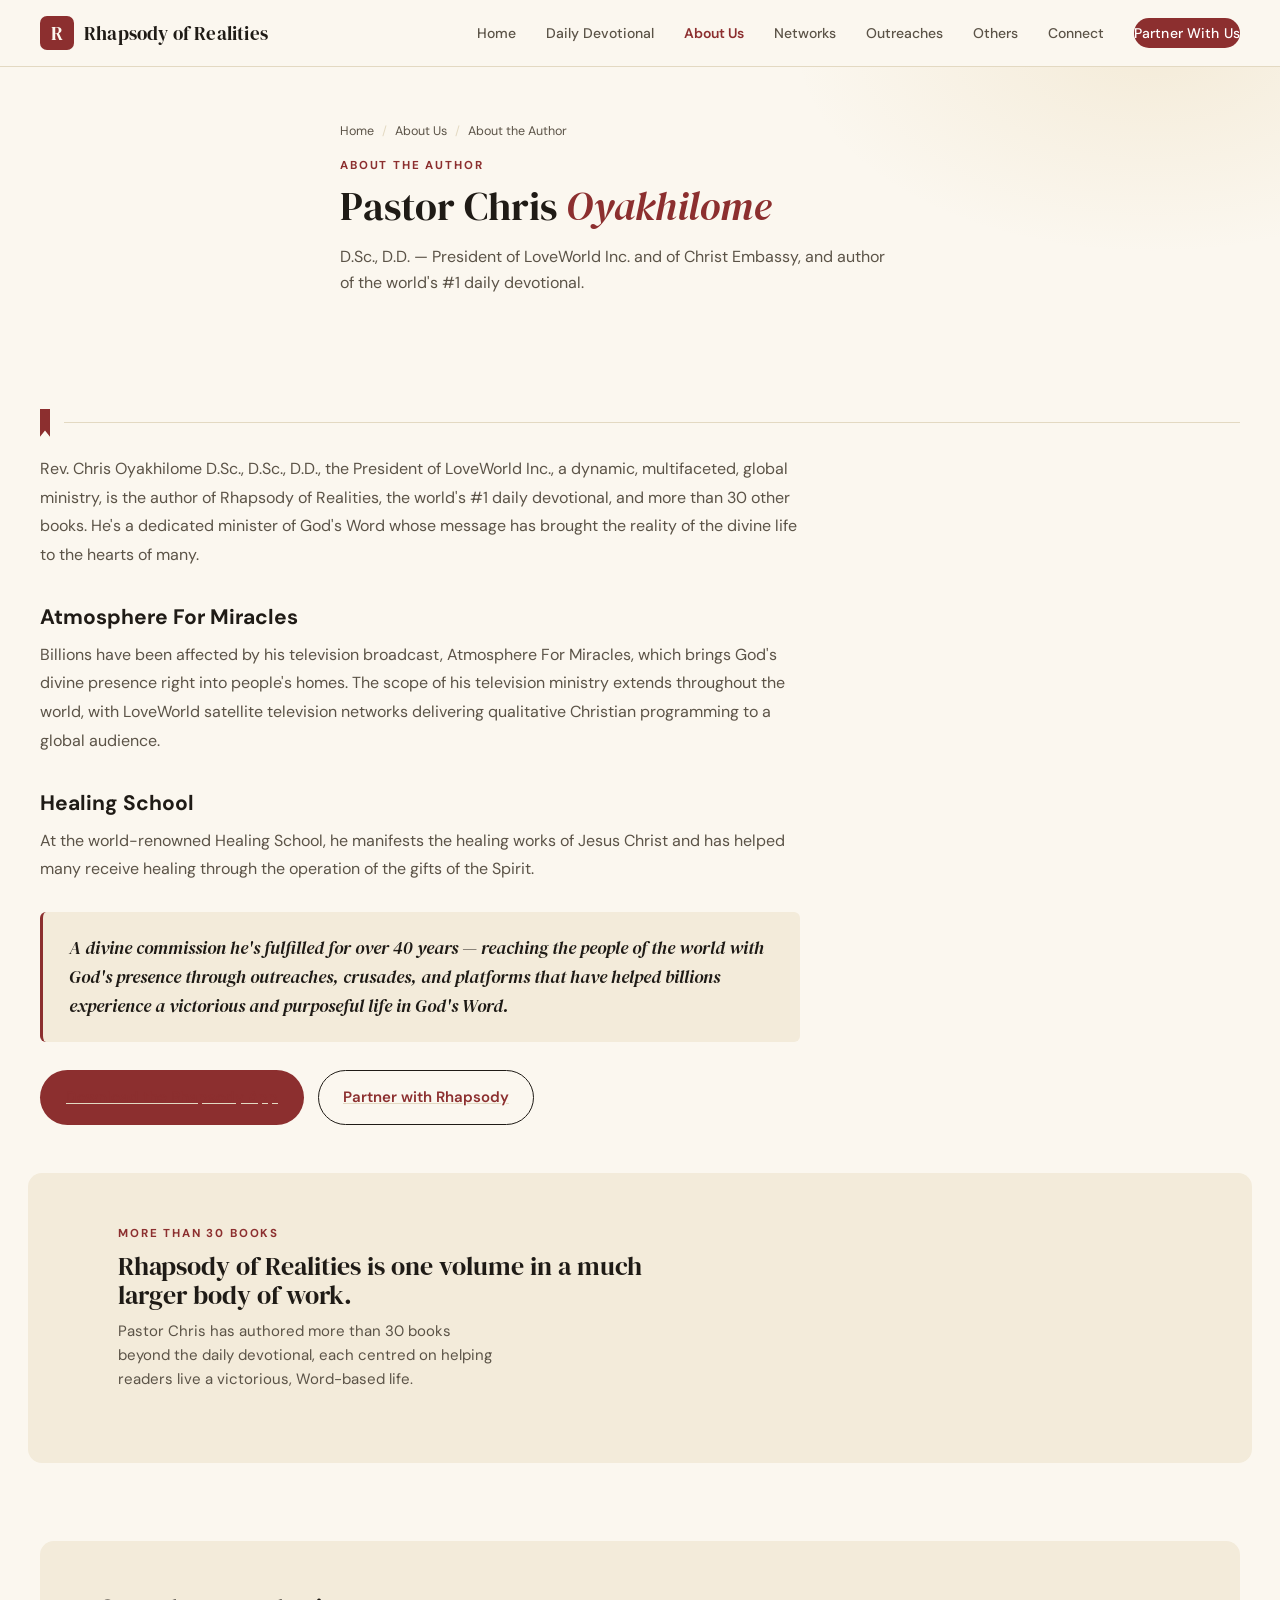
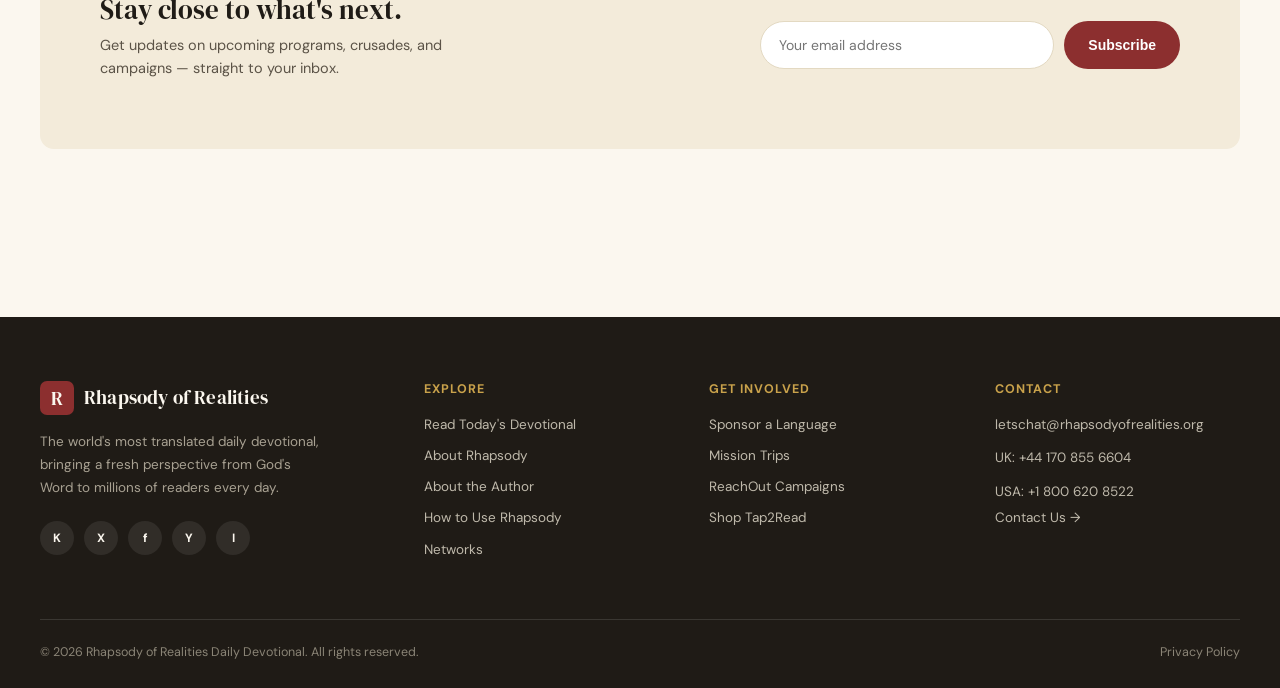
<file: about-the-author.html>
<!DOCTYPE html>
<html lang="en">
<head>
<meta charset="UTF-8">
<meta name="viewport" content="width=device-width, initial-scale=1.0">
<title>About the Author — Pastor Chris Oyakhilome</title>
<link rel="preconnect" href="https://fonts.googleapis.com">
<link rel="preconnect" href="https://fonts.gstatic.com" crossorigin>
<link href="https://fonts.googleapis.com/css2?family=DM+Serif+Display:ital@0;1&family=DM+Sans:ital,opsz,wght@0,9..40,400;0,9..40,500;0,9..40,600;0,9..40,700;1,9..40,400&display=swap" rel="stylesheet">
<link rel="stylesheet" href="styles.css">
</head>
<body>

<header>
  <div class="nav-row">
    <a href="index.html" class="brand">
      <div class="mark">R</div>
      <div class="name">Rhapsody of Realities</div>
    </a>
    <nav class="links">
      <a href="index.html">Home</a>
      <a href="https://read.rhapsodyofrealities.org/">Daily Devotional</a>
      <a href="about-us.html" class="active">About Us</a>
      <a href="networks.html">Networks</a>
      <a href="outreaches.html">Outreaches</a>
      <a href="others.html">Others</a>
      <a href="connect-with-us.html">Connect</a>
      <a href="connect-with-us.html#contact" class="cta-btn">Partner With Us</a>
    </nav>
    <button class="menu-toggle" aria-label="Open menu">
      <svg viewBox="0 0 24 24" fill="none" stroke-width="2" stroke-linecap="round"><line x1="3" y1="7" x2="21" y2="7"/><line x1="3" y1="12" x2="21" y2="12"/><line x1="3" y1="17" x2="21" y2="17"/></svg>
    </button>
  </div>
</header>

<main>
  <section class="page-header">
    <div class="wrap page-header-inner">
      <div class="breadcrumb"><a href="index.html">Home</a><span class="sep">/</span><a href="about-us.html">About Us</a><span class="sep">/</span><span>About the Author</span></div>
      <span class="eyebrow">About the Author</span>
      <h1>Pastor Chris <em>Oyakhilome</em></h1>
      <p>D.Sc., D.D. — President of LoveWorld Inc. and of Christ Embassy, and author of the world's #1 daily devotional.</p>
    </div>
  </section>

  <section class="tight">
    <div class="wrap">
      <div class="ribbon-tick"><div class="tab"></div><div class="rule"></div></div>
      <div class="prose" style="max-width:760px;">
        <p>Rev. Chris Oyakhilome D.Sc., D.Sc., D.D., the President of LoveWorld Inc., a dynamic, multifaceted, global ministry, is the author of Rhapsody of Realities, the world's #1 daily devotional, and more than 30 other books. He's a dedicated minister of God's Word whose message has brought the reality of the divine life to the hearts of many.</p>

        <h3>Atmosphere For Miracles</h3>
        <p>Billions have been affected by his television broadcast, Atmosphere For Miracles, which brings God's divine presence right into people's homes. The scope of his television ministry extends throughout the world, with LoveWorld satellite television networks delivering qualitative Christian programming to a global audience.</p>

        <h3>Healing School</h3>
        <p>At the world-renowned Healing School, he manifests the healing works of Jesus Christ and has helped many receive healing through the operation of the gifts of the Spirit.</p>

        <blockquote>A divine commission he's fulfilled for over 40 years — reaching the people of the world with God's presence through outreaches, crusades, and platforms that have helped billions experience a victorious and purposeful life in God's Word.</blockquote>

        <div class="hero-actions">
          <a href="https://play.google.com/store/apps/details?id=com.rhapsodyreader" class="btn-primary">Download the Rhapsody App</a>
          <a href="connect-with-us.html#contact" class="btn-ghost">Partner with Rhapsody</a>
        </div>
      </div>
    </div>
  </section>

  <section class="tight" style="background:var(--parchment-deep); border-radius:14px; margin:0 28px;">
    <div class="wrap" style="max-width:1124px;">
      <div class="section-head" style="margin-bottom:24px;">
        <div>
          <span class="eyebrow">More than 30 books</span>
          <h2 style="margin-top:10px; font-size:26px;">Rhapsody of Realities is one volume in a much larger body of work.</h2>
          <p>Pastor Chris has authored more than 30 books beyond the daily devotional, each centred on helping readers live a victorious, Word-based life.</p>
        </div>
      </div>
    </div>
  </section>

  <section>
    <div class="wrap">
      <div class="newsletter">
        <div>
          <h2>Stay close to what's next.</h2>
          <p>Get updates on upcoming programs, crusades, and campaigns — straight to your inbox.</p>
        </div>
        <form class="news-form" onsubmit="event.preventDefault(); this.querySelector('button').textContent='Subscribed ✓';">
          <input type="email" placeholder="Your email address" required aria-label="Email address">
          <button type="submit">Subscribe</button>
        </form>
      </div>
    </div>
  </section>
</main>

<footer>
  <div class="wrap">
    <div class="foot-grid">
      <div class="foot-brand">
        <a href="index.html" class="brand"><div class="mark">R</div><div class="name">Rhapsody of Realities</div></a>
        <p>The world's most translated daily devotional, bringing a fresh perspective from God's Word to millions of readers every day.</p>
        <div class="foot-social">
          <a href="https://kingschat.online/user/ror" aria-label="KingsChat">K</a>
          <a href="https://x.com/RhapsodyDaily" aria-label="X / Twitter">X</a>
          <a href="https://www.facebook.com/rhapsodyofrealitiesofficialpage/" aria-label="Facebook">f</a>
          <a href="https://www.youtube.com/channel/UCIklq-XeB7WcILf1JrovfMA/" aria-label="YouTube">Y</a>
          <a href="https://www.instagram.com/rhapsodydailydevo" aria-label="Instagram">I</a>
        </div>
      </div>

      <div class="foot-col">
        <h4>Explore</h4>
        <a href="https://read.rhapsodyofrealities.org/">Read Today's Devotional</a>
        <a href="about-us.html">About Rhapsody</a>
        <a href="about-the-author.html">About the Author</a>
        <a href="using-rhapsody.html">How to Use Rhapsody</a>
        <a href="networks.html">Networks</a>
      </div>

      <div class="foot-col">
        <h4>Get Involved</h4>
        <a href="others.html">Sponsor a Language</a>
        <a href="outreaches.html">Mission Trips</a>
        <a href="outreaches.html">ReachOut Campaigns</a>
        <a href="https://shop.rhapsodytap2read.com/">Shop Tap2Read</a>
      </div>

      <div class="foot-col">
        <h4>Contact</h4>
        <p style="margin-bottom:6px;">letschat@rhapsodyofrealities.org</p>
        <p style="margin-bottom:6px;">UK: +44 170 855 6604</p>
        <p style="margin-bottom:6px;">USA: +1 800 620 8522</p>
        <a href="connect-with-us.html#contact">Contact Us →</a>
      </div>
    </div>

    <div class="foot-bottom">
      <span>© 2026 Rhapsody of Realities Daily Devotional. All rights reserved.</span>
      <a href="#">Privacy Policy</a>
    </div>
  </div>
</footer>

</body>
</html>
</file>
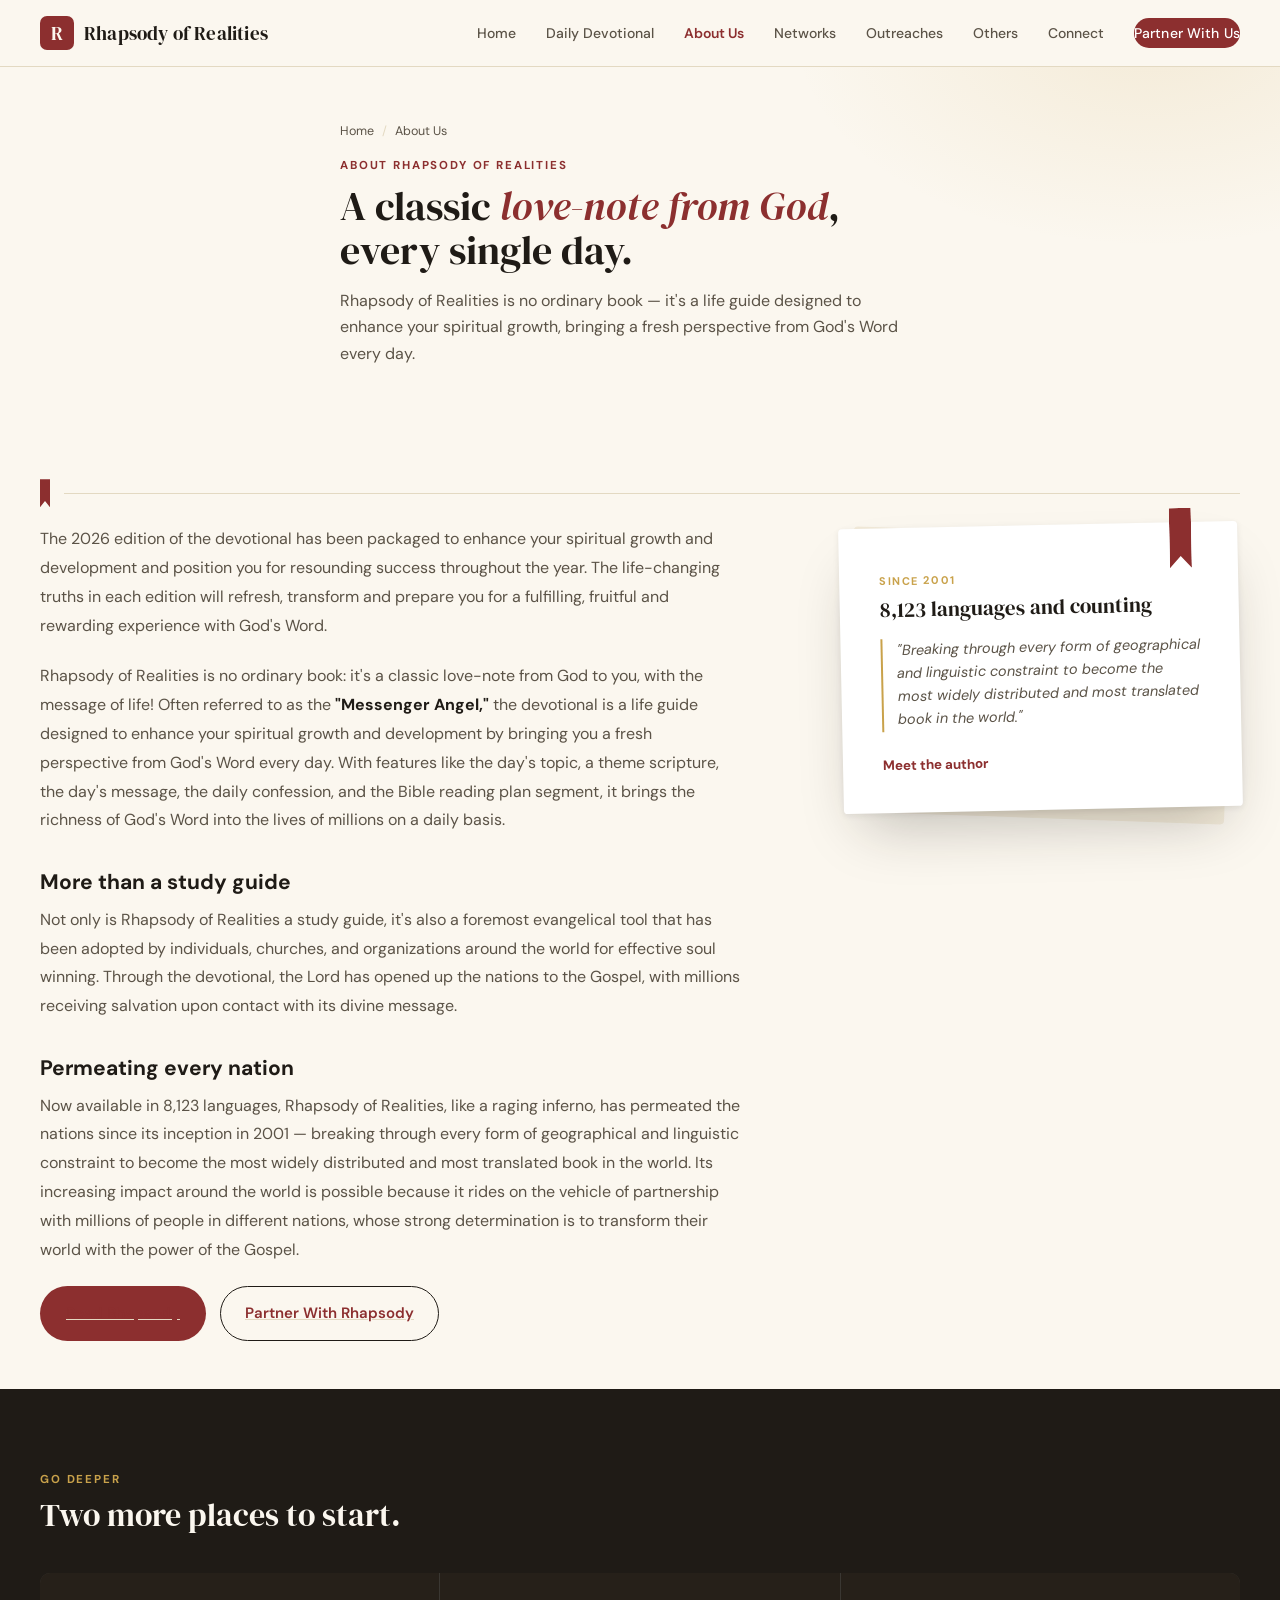
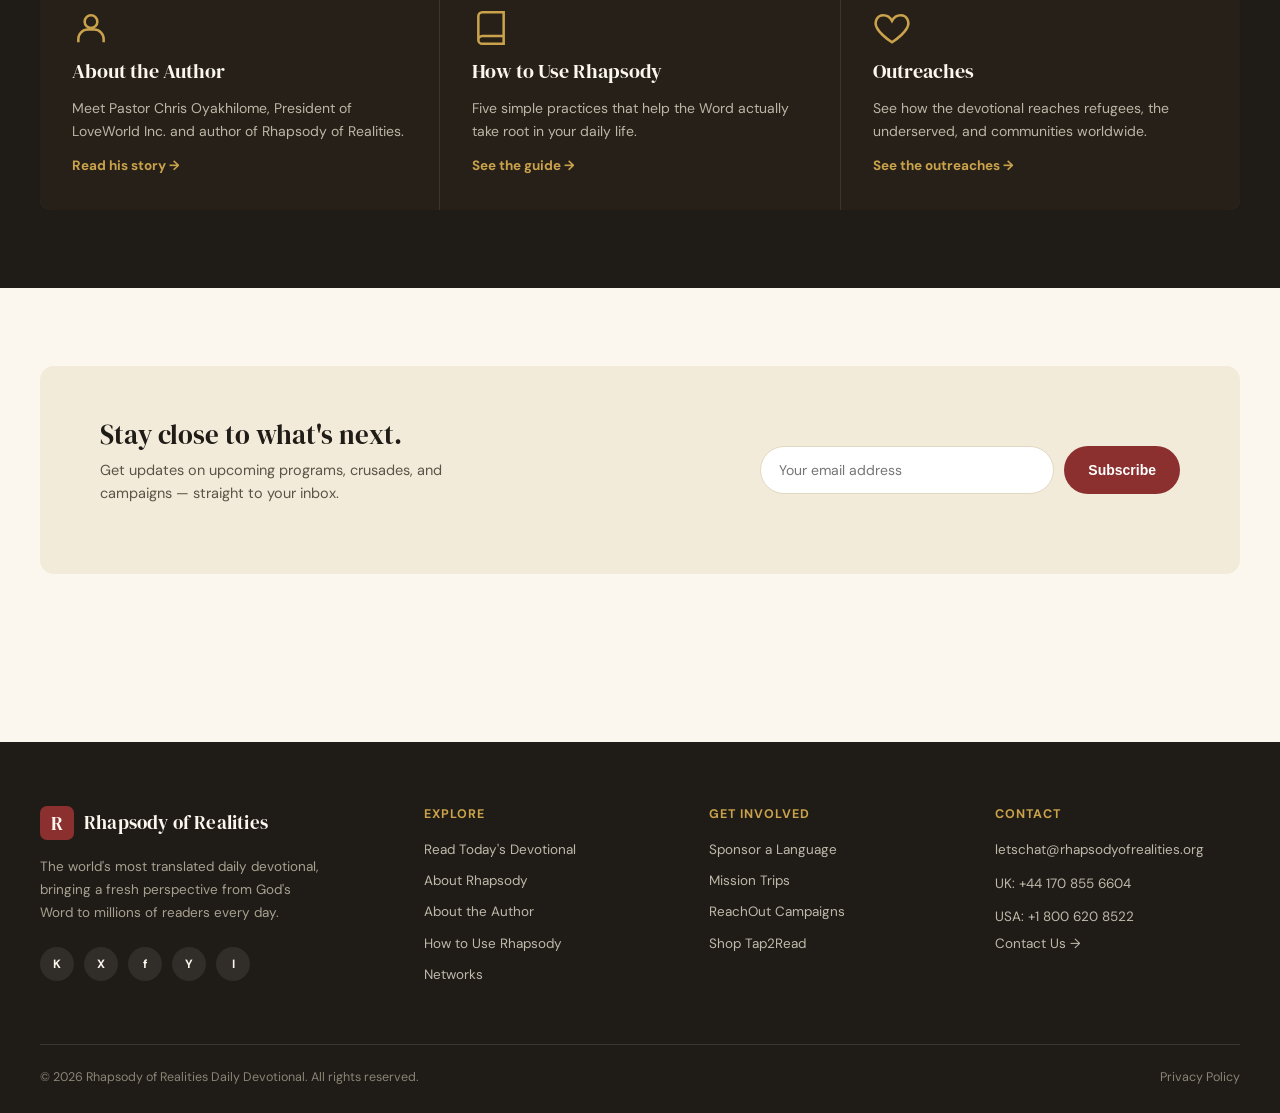
<file: about-us.html>
<!DOCTYPE html>
<html lang="en">
<head>
<meta charset="UTF-8">
<meta name="viewport" content="width=device-width, initial-scale=1.0">
<title>About Rhapsody of Realities</title>
<link rel="preconnect" href="https://fonts.googleapis.com">
<link rel="preconnect" href="https://fonts.gstatic.com" crossorigin>
<link href="https://fonts.googleapis.com/css2?family=DM+Serif+Display:ital@0;1&family=DM+Sans:ital,opsz,wght@0,9..40,400;0,9..40,500;0,9..40,600;0,9..40,700;1,9..40,400&display=swap" rel="stylesheet">
<link rel="stylesheet" href="styles.css">
</head>
<body>

<header>
  <div class="nav-row">
    <a href="index.html" class="brand">
      <div class="mark">R</div>
      <div class="name">Rhapsody of Realities</div>
    </a>
    <nav class="links">
      <a href="index.html">Home</a>
      <a href="https://read.rhapsodyofrealities.org/">Daily Devotional</a>
      <a href="about-us.html" class="active">About Us</a>
      <a href="networks.html">Networks</a>
      <a href="outreaches.html">Outreaches</a>
      <a href="others.html">Others</a>
      <a href="connect-with-us.html">Connect</a>
      <a href="connect-with-us.html#contact" class="cta-btn">Partner With Us</a>
    </nav>
    <button class="menu-toggle" aria-label="Open menu">
      <svg viewBox="0 0 24 24" fill="none" stroke-width="2" stroke-linecap="round"><line x1="3" y1="7" x2="21" y2="7"/><line x1="3" y1="12" x2="21" y2="12"/><line x1="3" y1="17" x2="21" y2="17"/></svg>
    </button>
  </div>
</header>

<main>
  <section class="page-header">
    <div class="wrap page-header-inner">
      <div class="breadcrumb"><a href="index.html">Home</a><span class="sep">/</span><span>About Us</span></div>
      <span class="eyebrow">About Rhapsody of Realities</span>
      <h1>A classic <em>love-note from God</em>, every single day.</h1>
      <p>Rhapsody of Realities is no ordinary book — it's a life guide designed to enhance your spiritual growth, bringing a fresh perspective from God's Word every day.</p>
    </div>
  </section>

  <section class="tight">
    <div class="wrap">
      <div class="ribbon-tick"><div class="tab"></div><div class="rule"></div></div>
      <div style="display:grid; grid-template-columns:1.3fr 0.7fr; gap:60px; align-items:start;">
        <div class="prose">
          <p>The 2026 edition of the devotional has been packaged to enhance your spiritual growth and development and position you for resounding success throughout the year. The life-changing truths in each edition will refresh, transform and prepare you for a fulfilling, fruitful and rewarding experience with God's Word.</p>

          <p>Rhapsody of Realities is no ordinary book: it's a classic love-note from God to you, with the message of life! Often referred to as the <strong>"Messenger Angel,"</strong> the devotional is a life guide designed to enhance your spiritual growth and development by bringing you a fresh perspective from God's Word every day. With features like the day's topic, a theme scripture, the day's message, the daily confession, and the Bible reading plan segment, it brings the richness of God's Word into the lives of millions on a daily basis.</p>

          <h3>More than a study guide</h3>
          <p>Not only is Rhapsody of Realities a study guide, it's also a foremost evangelical tool that has been adopted by individuals, churches, and organizations around the world for effective soul winning. Through the devotional, the Lord has opened up the nations to the Gospel, with millions receiving salvation upon contact with its divine message.</p>

          <h3>Permeating every nation</h3>
          <p>Now available in 8,123 languages, Rhapsody of Realities, like a raging inferno, has permeated the nations since its inception in 2001 — breaking through every form of geographical and linguistic constraint to become the most widely distributed and most translated book in the world. Its increasing impact around the world is possible because it rides on the vehicle of partnership with millions of people in different nations, whose strong determination is to transform their world with the power of the Gospel.</p>

          <div class="hero-actions" style="margin-top:8px;">
            <a href="https://read.rhapsodyofrealities.org/" class="btn-primary">Read Rhapsody</a>
            <a href="connect-with-us.html#contact" class="btn-ghost">Partner With Rhapsody</a>
          </div>
        </div>

        <div class="page-object" style="margin-top:0;">
          <div class="page-edge"></div>
          <div class="page-card" style="max-width:none;">
            <div class="today-eyebrow">Since 2001</div>
            <h2 style="font-size:21px;">8,123 languages and counting</h2>
            <p class="verse">"Breaking through every form of geographical and linguistic constraint to become the most widely distributed and most translated book in the world."</p>
            <a href="about-the-author.html" class="read-link">Meet the author</a>
          </div>
        </div>
      </div>
    </div>
  </section>

  <section class="faith-strip">
    <div class="wrap">
      <div class="section-head">
        <div>
          <span class="eyebrow" style="color:var(--gold);">Go Deeper</span>
          <h2 style="margin-top:10px;">Two more places to start.</h2>
        </div>
      </div>
      <div class="faith-grid">
        <div class="faith-card">
          <svg class="icon" viewBox="0 0 24 24" fill="none" stroke="currentColor" stroke-width="1.6"><circle cx="12" cy="8" r="4"/><path d="M4 21v-2a6 6 0 0 1 6-6h4a6 6 0 0 1 6 6v2"/></svg>
          <h3>About the Author</h3>
          <p>Meet Pastor Chris Oyakhilome, President of LoveWorld Inc. and author of Rhapsody of Realities.</p>
          <a href="about-the-author.html">Read his story →</a>
        </div>
        <div class="faith-card">
          <svg class="icon" viewBox="0 0 24 24" fill="none" stroke="currentColor" stroke-width="1.6"><path d="M4 19.5A2.5 2.5 0 0 1 6.5 17H20M4 4.5A2.5 2.5 0 0 1 6.5 2H20v20H6.5A2.5 2.5 0 0 1 4 19.5v-15z"/></svg>
          <h3>How to Use Rhapsody</h3>
          <p>Five simple practices that help the Word actually take root in your daily life.</p>
          <a href="using-rhapsody.html">See the guide →</a>
        </div>
        <div class="faith-card">
          <svg class="icon" viewBox="0 0 24 24" fill="none" stroke="currentColor" stroke-width="1.6"><path d="M12 21s-7-4.6-9.5-9C.5 8.2 2.5 4 6.5 4 9 4 11 5.6 12 7.5 13 5.6 15 4 17.5 4 21.5 4 23.5 8.2 21.5 12 19 16.4 12 21 12 21z"/></svg>
          <h3>Outreaches</h3>
          <p>See how the devotional reaches refugees, the underserved, and communities worldwide.</p>
          <a href="outreaches.html">See the outreaches →</a>
        </div>
      </div>
    </div>
  </section>

  <section>
    <div class="wrap">
      <div class="newsletter">
        <div>
          <h2>Stay close to what's next.</h2>
          <p>Get updates on upcoming programs, crusades, and campaigns — straight to your inbox.</p>
        </div>
        <form class="news-form" onsubmit="event.preventDefault(); this.querySelector('button').textContent='Subscribed ✓';">
          <input type="email" placeholder="Your email address" required aria-label="Email address">
          <button type="submit">Subscribe</button>
        </form>
      </div>
    </div>
  </section>
</main>

<footer>
  <div class="wrap">
    <div class="foot-grid">
      <div class="foot-brand">
        <a href="index.html" class="brand"><div class="mark">R</div><div class="name">Rhapsody of Realities</div></a>
        <p>The world's most translated daily devotional, bringing a fresh perspective from God's Word to millions of readers every day.</p>
        <div class="foot-social">
          <a href="https://kingschat.online/user/ror" aria-label="KingsChat">K</a>
          <a href="https://x.com/RhapsodyDaily" aria-label="X / Twitter">X</a>
          <a href="https://www.facebook.com/rhapsodyofrealitiesofficialpage/" aria-label="Facebook">f</a>
          <a href="https://www.youtube.com/channel/UCIklq-XeB7WcILf1JrovfMA/" aria-label="YouTube">Y</a>
          <a href="https://www.instagram.com/rhapsodydailydevo" aria-label="Instagram">I</a>
        </div>
      </div>

      <div class="foot-col">
        <h4>Explore</h4>
        <a href="https://read.rhapsodyofrealities.org/">Read Today's Devotional</a>
        <a href="about-us.html">About Rhapsody</a>
        <a href="about-the-author.html">About the Author</a>
        <a href="using-rhapsody.html">How to Use Rhapsody</a>
        <a href="networks.html">Networks</a>
      </div>

      <div class="foot-col">
        <h4>Get Involved</h4>
        <a href="others.html">Sponsor a Language</a>
        <a href="outreaches.html">Mission Trips</a>
        <a href="outreaches.html">ReachOut Campaigns</a>
        <a href="https://shop.rhapsodytap2read.com/">Shop Tap2Read</a>
      </div>

      <div class="foot-col">
        <h4>Contact</h4>
        <p style="margin-bottom:6px;">letschat@rhapsodyofrealities.org</p>
        <p style="margin-bottom:6px;">UK: +44 170 855 6604</p>
        <p style="margin-bottom:6px;">USA: +1 800 620 8522</p>
        <a href="connect-with-us.html#contact">Contact Us →</a>
      </div>
    </div>

    <div class="foot-bottom">
      <span>© 2026 Rhapsody of Realities Daily Devotional. All rights reserved.</span>
      <a href="#">Privacy Policy</a>
    </div>
  </div>
</footer>

</body>
</html>
</file>
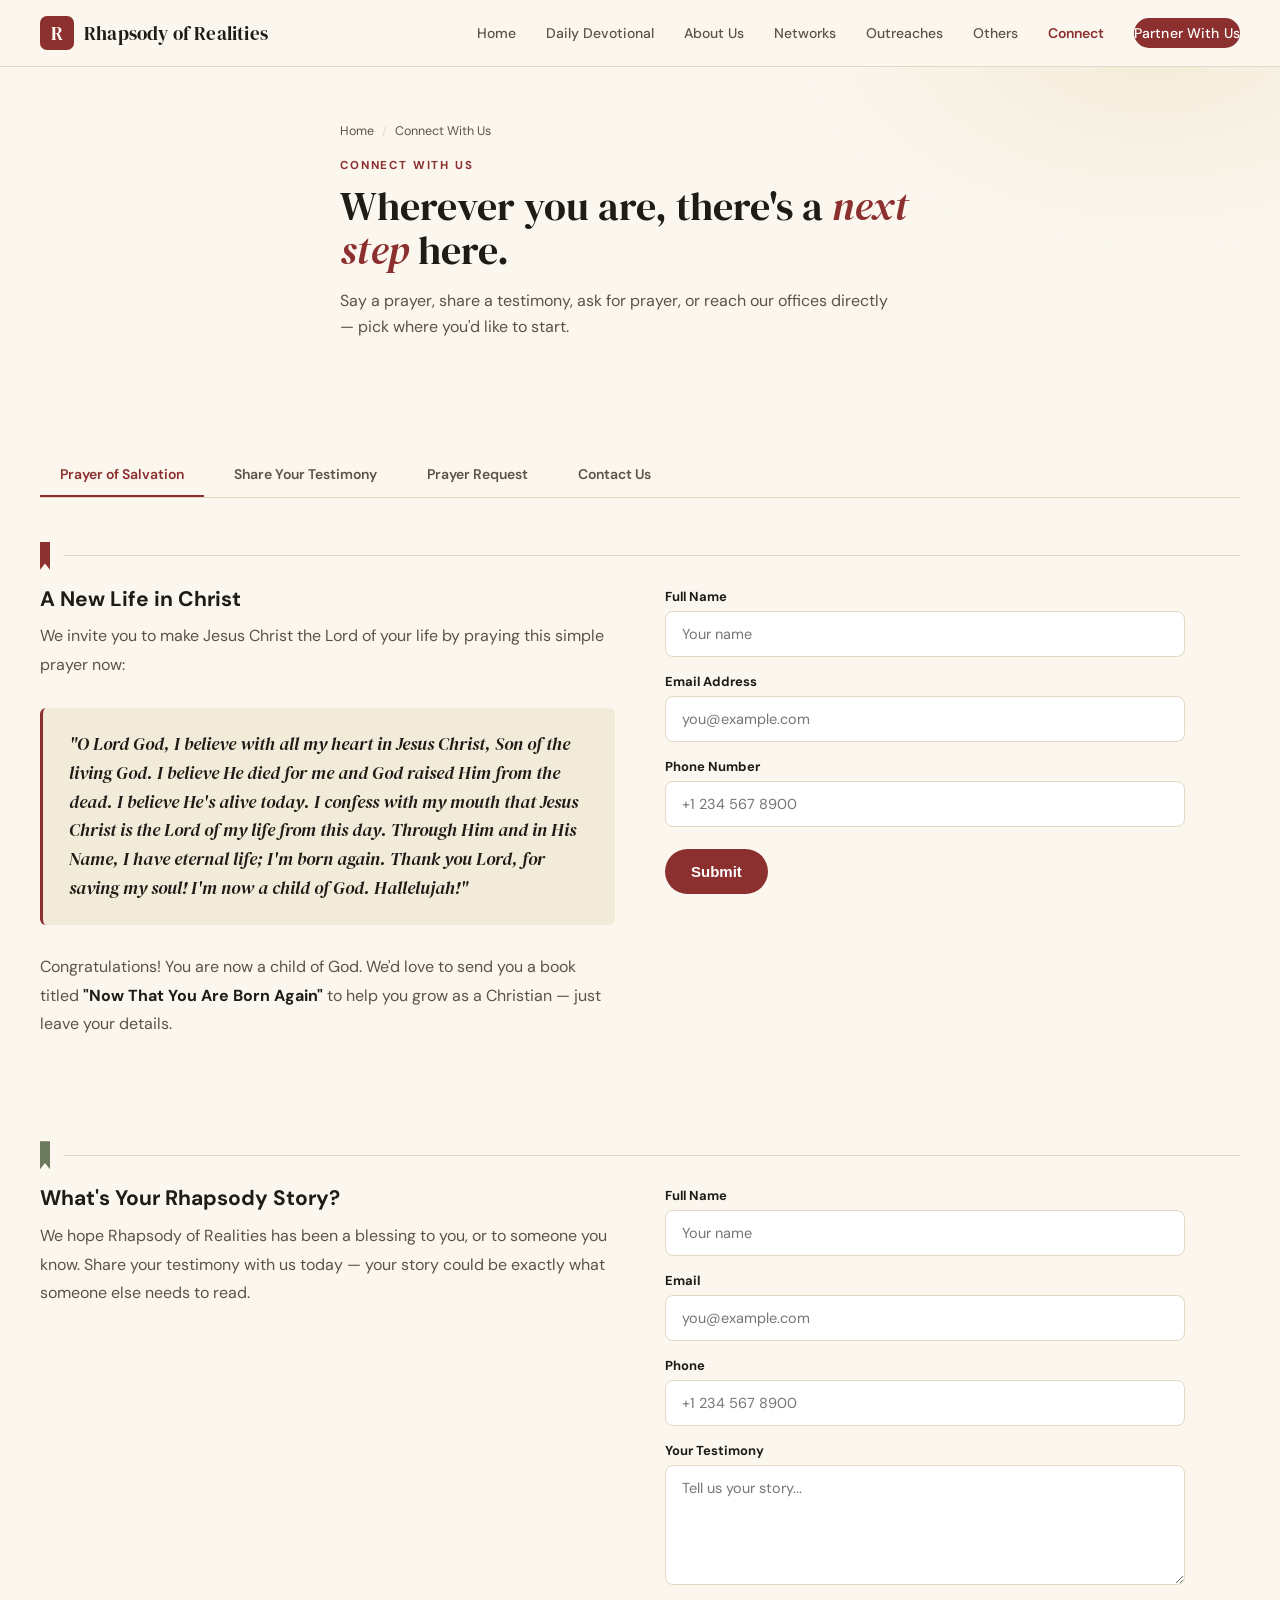
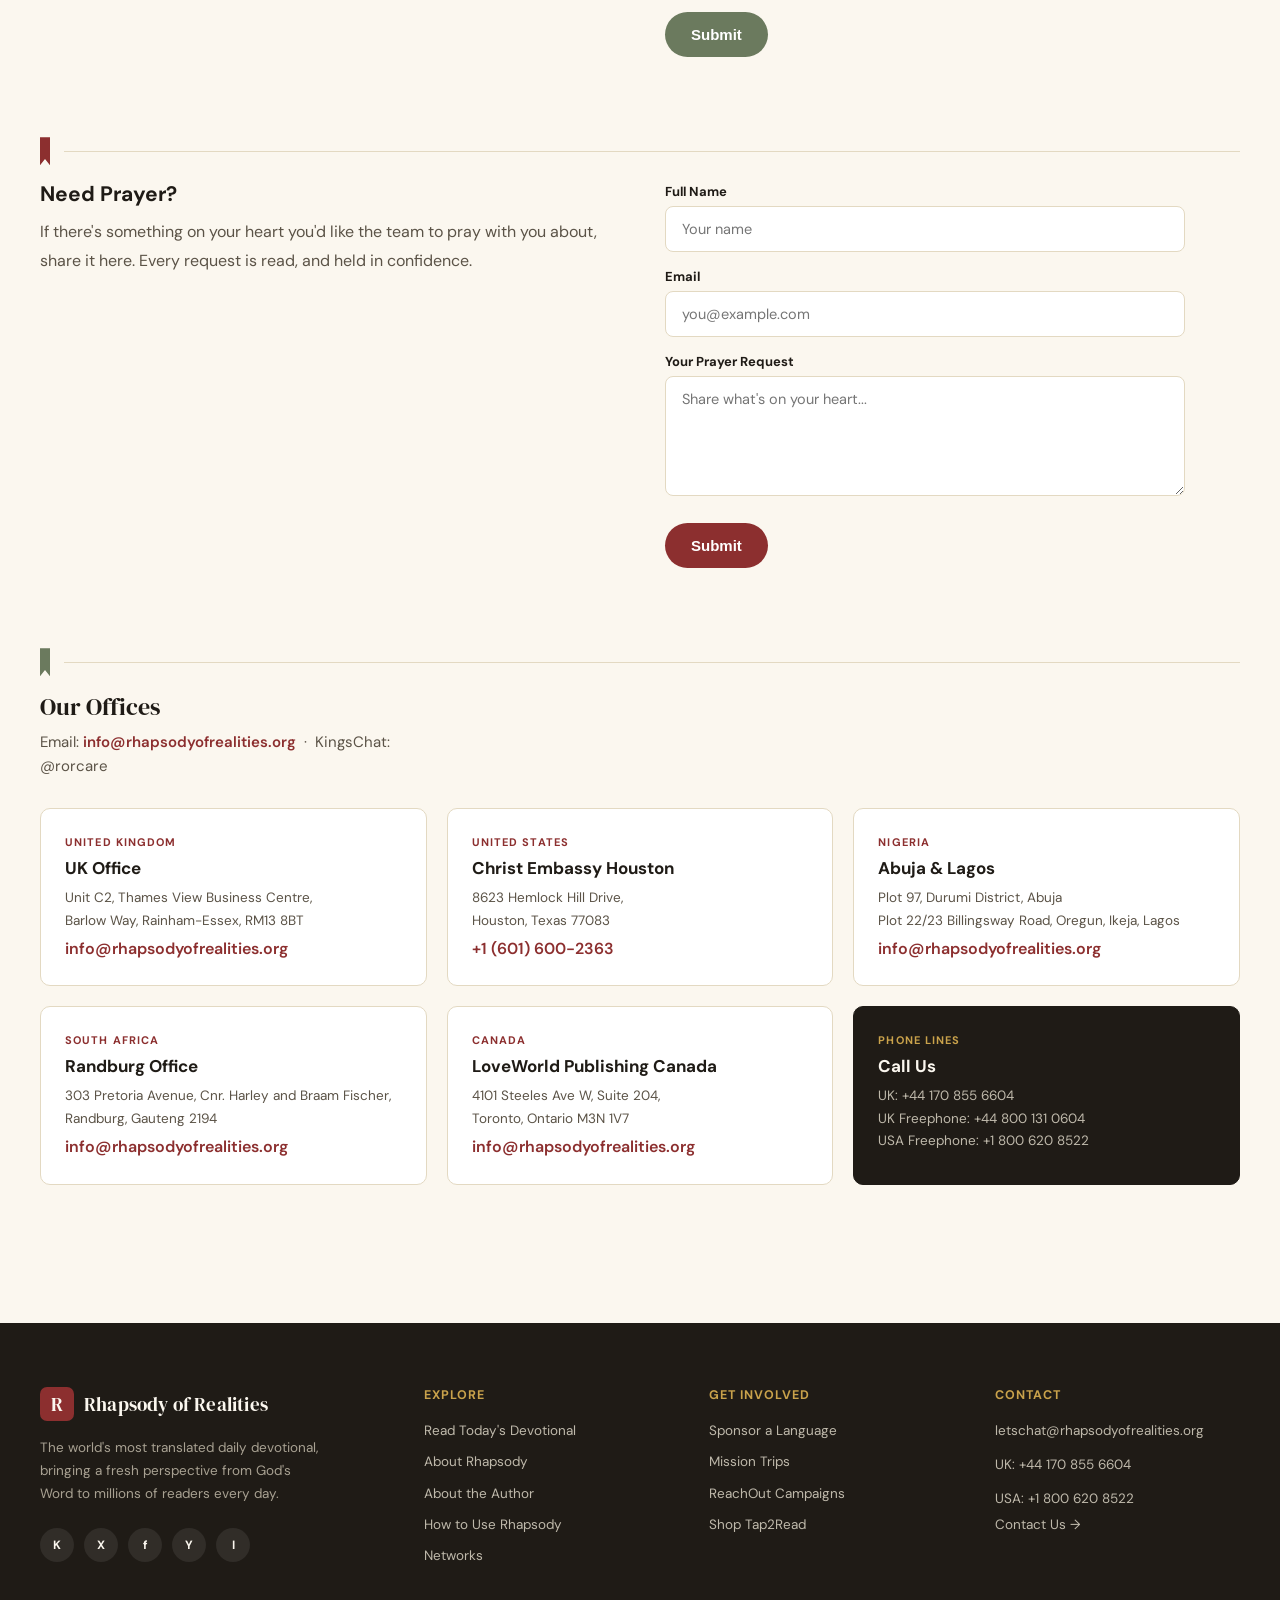
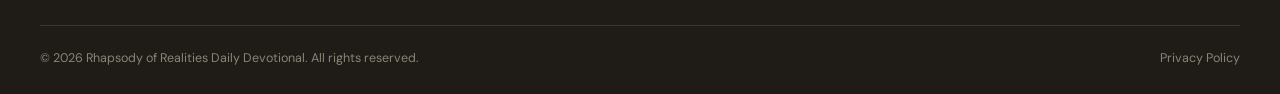
<file: connect-with-us.html>
<!DOCTYPE html>
<html lang="en">
<head>
<meta charset="UTF-8">
<meta name="viewport" content="width=device-width, initial-scale=1.0">
<title>Connect With Us — Rhapsody of Realities</title>
<link rel="preconnect" href="https://fonts.googleapis.com">
<link rel="preconnect" href="https://fonts.gstatic.com" crossorigin>
<link href="https://fonts.googleapis.com/css2?family=DM+Serif+Display:ital@0;1&family=DM+Sans:ital,opsz,wght@0,9..40,400;0,9..40,500;0,9..40,600;0,9..40,700;1,9..40,400&display=swap" rel="stylesheet">
<link rel="stylesheet" href="styles.css">
</head>
<body>

<header>
  <div class="nav-row">
    <a href="index.html" class="brand">
      <div class="mark">R</div>
      <div class="name">Rhapsody of Realities</div>
    </a>
    <nav class="links">
      <a href="index.html">Home</a>
      <a href="https://read.rhapsodyofrealities.org/">Daily Devotional</a>
      <a href="about-us.html">About Us</a>
      <a href="networks.html">Networks</a>
      <a href="outreaches.html">Outreaches</a>
      <a href="others.html">Others</a>
      <a href="connect-with-us.html" class="active">Connect</a>
      <a href="connect-with-us.html#contact" class="cta-btn">Partner With Us</a>
    </nav>
    <button class="menu-toggle" aria-label="Open menu">
      <svg viewBox="0 0 24 24" fill="none" stroke-width="2" stroke-linecap="round"><line x1="3" y1="7" x2="21" y2="7"/><line x1="3" y1="12" x2="21" y2="12"/><line x1="3" y1="17" x2="21" y2="17"/></svg>
    </button>
  </div>
</header>

<main>
  <section class="page-header">
    <div class="wrap page-header-inner">
      <div class="breadcrumb"><a href="index.html">Home</a><span class="sep">/</span><span>Connect With Us</span></div>
      <span class="eyebrow">Connect With Us</span>
      <h1>Wherever you are, there's a <em>next step</em> here.</h1>
      <p>Say a prayer, share a testimony, ask for prayer, or reach our offices directly — pick where you'd like to start.</p>
    </div>
  </section>

  <section class="tight">
    <div class="wrap">
      <nav class="tab-nav">
        <a href="#salvation" class="tab-link active">Prayer of Salvation</a>
        <a href="#testimony" class="tab-link">Share Your Testimony</a>
        <a href="#prayer-request" class="tab-link">Prayer Request</a>
        <a href="#contact" class="tab-link">Contact Us</a>
      </nav>

      <!-- ===== Prayer of Salvation ===== -->
      <div id="salvation" style="margin-bottom:80px;">
        <div class="ribbon-tick"><div class="tab"></div><div class="rule"></div></div>
        <div style="display:grid; grid-template-columns:1fr 1fr; gap:50px; align-items:start;">
          <div class="prose" style="max-width:none;">
            <h3 style="margin-top:0;">A New Life in Christ</h3>
            <p>We invite you to make Jesus Christ the Lord of your life by praying this simple prayer now:</p>
            <blockquote>"O Lord God, I believe with all my heart in Jesus Christ, Son of the living God. I believe He died for me and God raised Him from the dead. I believe He's alive today. I confess with my mouth that Jesus Christ is the Lord of my life from this day. Through Him and in His Name, I have eternal life; I'm born again. Thank you Lord, for saving my soul! I'm now a child of God. Hallelujah!"</blockquote>
            <p>Congratulations! You are now a child of God. We'd love to send you a book titled <strong>"Now That You Are Born Again"</strong> to help you grow as a Christian — just leave your details.</p>
          </div>
          <form class="simple-form" onsubmit="event.preventDefault(); this.querySelector('button').textContent='Thank you — sent ✓';">
            <div>
              <label for="sal-name">Full Name</label>
              <input type="text" id="sal-name" placeholder="Your name" required>
            </div>
            <div>
              <label for="sal-email">Email Address</label>
              <input type="email" id="sal-email" placeholder="you@example.com" required>
            </div>
            <div>
              <label for="sal-phone">Phone Number</label>
              <input type="tel" id="sal-phone" placeholder="+1 234 567 8900">
            </div>
            <button type="submit" class="btn-primary">Submit</button>
          </form>
        </div>
      </div>

      <!-- ===== Share Your Testimony ===== -->
      <div id="testimony" style="margin-bottom:80px;">
        <div class="ribbon-tick sage"><div class="tab"></div><div class="rule"></div></div>
        <div style="display:grid; grid-template-columns:1fr 1fr; gap:50px; align-items:start;">
          <div class="prose" style="max-width:none;">
            <h3 style="margin-top:0;">What's Your Rhapsody Story?</h3>
            <p>We hope Rhapsody of Realities has been a blessing to you, or to someone you know. Share your testimony with us today — your story could be exactly what someone else needs to read.</p>
          </div>
          <form class="simple-form" onsubmit="event.preventDefault(); this.querySelector('button').textContent='Testimony sent ✓';">
            <div>
              <label for="test-name">Full Name</label>
              <input type="text" id="test-name" placeholder="Your name" required>
            </div>
            <div>
              <label for="test-email">Email</label>
              <input type="email" id="test-email" placeholder="you@example.com" required>
            </div>
            <div>
              <label for="test-phone">Phone</label>
              <input type="tel" id="test-phone" placeholder="+1 234 567 8900">
            </div>
            <div>
              <label for="test-message">Your Testimony</label>
              <textarea id="test-message" placeholder="Tell us your story..." required></textarea>
            </div>
            <button type="submit" class="btn-primary" style="background:var(--sage);">Submit</button>
          </form>
        </div>
      </div>

      <!-- ===== Prayer Request ===== -->
      <div id="prayer-request" style="margin-bottom:80px;">
        <div class="ribbon-tick"><div class="tab"></div><div class="rule"></div></div>
        <div style="display:grid; grid-template-columns:1fr 1fr; gap:50px; align-items:start;">
          <div class="prose" style="max-width:none;">
            <h3 style="margin-top:0;">Need Prayer?</h3>
            <p>If there's something on your heart you'd like the team to pray with you about, share it here. Every request is read, and held in confidence.</p>
          </div>
          <form class="simple-form" onsubmit="event.preventDefault(); this.querySelector('button').textContent='Request sent ✓';">
            <div>
              <label for="pr-name">Full Name</label>
              <input type="text" id="pr-name" placeholder="Your name" required>
            </div>
            <div>
              <label for="pr-email">Email</label>
              <input type="email" id="pr-email" placeholder="you@example.com" required>
            </div>
            <div>
              <label for="pr-message">Your Prayer Request</label>
              <textarea id="pr-message" placeholder="Share what's on your heart..." required></textarea>
            </div>
            <button type="submit" class="btn-primary">Submit</button>
          </form>
        </div>
      </div>

      <!-- ===== Contact Us ===== -->
      <div id="contact">
        <div class="ribbon-tick sage"><div class="tab"></div><div class="rule"></div></div>
        <div class="section-head" style="margin-bottom:30px;">
          <div>
            <h3 style="font-size:24px; font-family:'DM Serif Display',serif;">Our Offices</h3>
            <p>Email: <a href="mailto:info@rhapsodyofrealities.org" style="color:var(--ribbon); font-weight:600;">info@rhapsodyofrealities.org</a> &nbsp;·&nbsp; KingsChat: @rorcare</p>
          </div>
        </div>
        <div class="office-grid">
          <div class="office-card">
            <div class="flag-tag">United Kingdom</div>
            <h3>UK Office</h3>
            <p>Unit C2, Thames View Business Centre,<br>Barlow Way, Rainham-Essex, RM13 8BT</p>
            <a href="mailto:info@rhapsodyofrealities.org">info@rhapsodyofrealities.org</a>
          </div>
          <div class="office-card">
            <div class="flag-tag">United States</div>
            <h3>Christ Embassy Houston</h3>
            <p>8623 Hemlock Hill Drive,<br>Houston, Texas 77083</p>
            <a href="tel:+16016002363">+1 (601) 600-2363</a>
          </div>
          <div class="office-card">
            <div class="flag-tag">Nigeria</div>
            <h3>Abuja &amp; Lagos</h3>
            <p>Plot 97, Durumi District, Abuja<br>Plot 22/23 Billingsway Road, Oregun, Ikeja, Lagos</p>
            <a href="mailto:info@rhapsodyofrealities.org">info@rhapsodyofrealities.org</a>
          </div>
          <div class="office-card">
            <div class="flag-tag">South Africa</div>
            <h3>Randburg Office</h3>
            <p>303 Pretoria Avenue, Cnr. Harley and Braam Fischer,<br>Randburg, Gauteng 2194</p>
            <a href="mailto:info@rhapsodyofrealities.org">info@rhapsodyofrealities.org</a>
          </div>
          <div class="office-card">
            <div class="flag-tag">Canada</div>
            <h3>LoveWorld Publishing Canada</h3>
            <p>4101 Steeles Ave W, Suite 204,<br>Toronto, Ontario M3N 1V7</p>
            <a href="mailto:info@rhapsodyofrealities.org">info@rhapsodyofrealities.org</a>
          </div>
          <div class="office-card" style="background:var(--ink); border-color:var(--ink);">
            <div class="flag-tag" style="color:var(--gold);">Phone Lines</div>
            <h3 style="color:var(--parchment);">Call Us</h3>
            <p style="color:#BFB9AB;">UK: +44 170 855 6604<br>UK Freephone: +44 800 131 0604<br>USA Freephone: +1 800 620 8522</p>
          </div>
        </div>
      </div>
    </div>
  </section>
</main>

<footer>
  <div class="wrap">
    <div class="foot-grid">
      <div class="foot-brand">
        <a href="index.html" class="brand"><div class="mark">R</div><div class="name">Rhapsody of Realities</div></a>
        <p>The world's most translated daily devotional, bringing a fresh perspective from God's Word to millions of readers every day.</p>
        <div class="foot-social">
          <a href="https://kingschat.online/user/ror" aria-label="KingsChat">K</a>
          <a href="https://x.com/RhapsodyDaily" aria-label="X / Twitter">X</a>
          <a href="https://www.facebook.com/rhapsodyofrealitiesofficialpage/" aria-label="Facebook">f</a>
          <a href="https://www.youtube.com/channel/UCIklq-XeB7WcILf1JrovfMA/" aria-label="YouTube">Y</a>
          <a href="https://www.instagram.com/rhapsodydailydevo" aria-label="Instagram">I</a>
        </div>
      </div>

      <div class="foot-col">
        <h4>Explore</h4>
        <a href="https://read.rhapsodyofrealities.org/">Read Today's Devotional</a>
        <a href="about-us.html">About Rhapsody</a>
        <a href="about-the-author.html">About the Author</a>
        <a href="using-rhapsody.html">How to Use Rhapsody</a>
        <a href="networks.html">Networks</a>
      </div>

      <div class="foot-col">
        <h4>Get Involved</h4>
        <a href="others.html">Sponsor a Language</a>
        <a href="outreaches.html">Mission Trips</a>
        <a href="outreaches.html">ReachOut Campaigns</a>
        <a href="https://shop.rhapsodytap2read.com/">Shop Tap2Read</a>
      </div>

      <div class="foot-col">
        <h4>Contact</h4>
        <p style="margin-bottom:6px;">letschat@rhapsodyofrealities.org</p>
        <p style="margin-bottom:6px;">UK: +44 170 855 6604</p>
        <p style="margin-bottom:6px;">USA: +1 800 620 8522</p>
        <a href="connect-with-us.html#contact">Contact Us →</a>
      </div>
    </div>

    <div class="foot-bottom">
      <span>© 2026 Rhapsody of Realities Daily Devotional. All rights reserved.</span>
      <a href="#">Privacy Policy</a>
    </div>
  </div>
</footer>

</body>
</html>
</file>
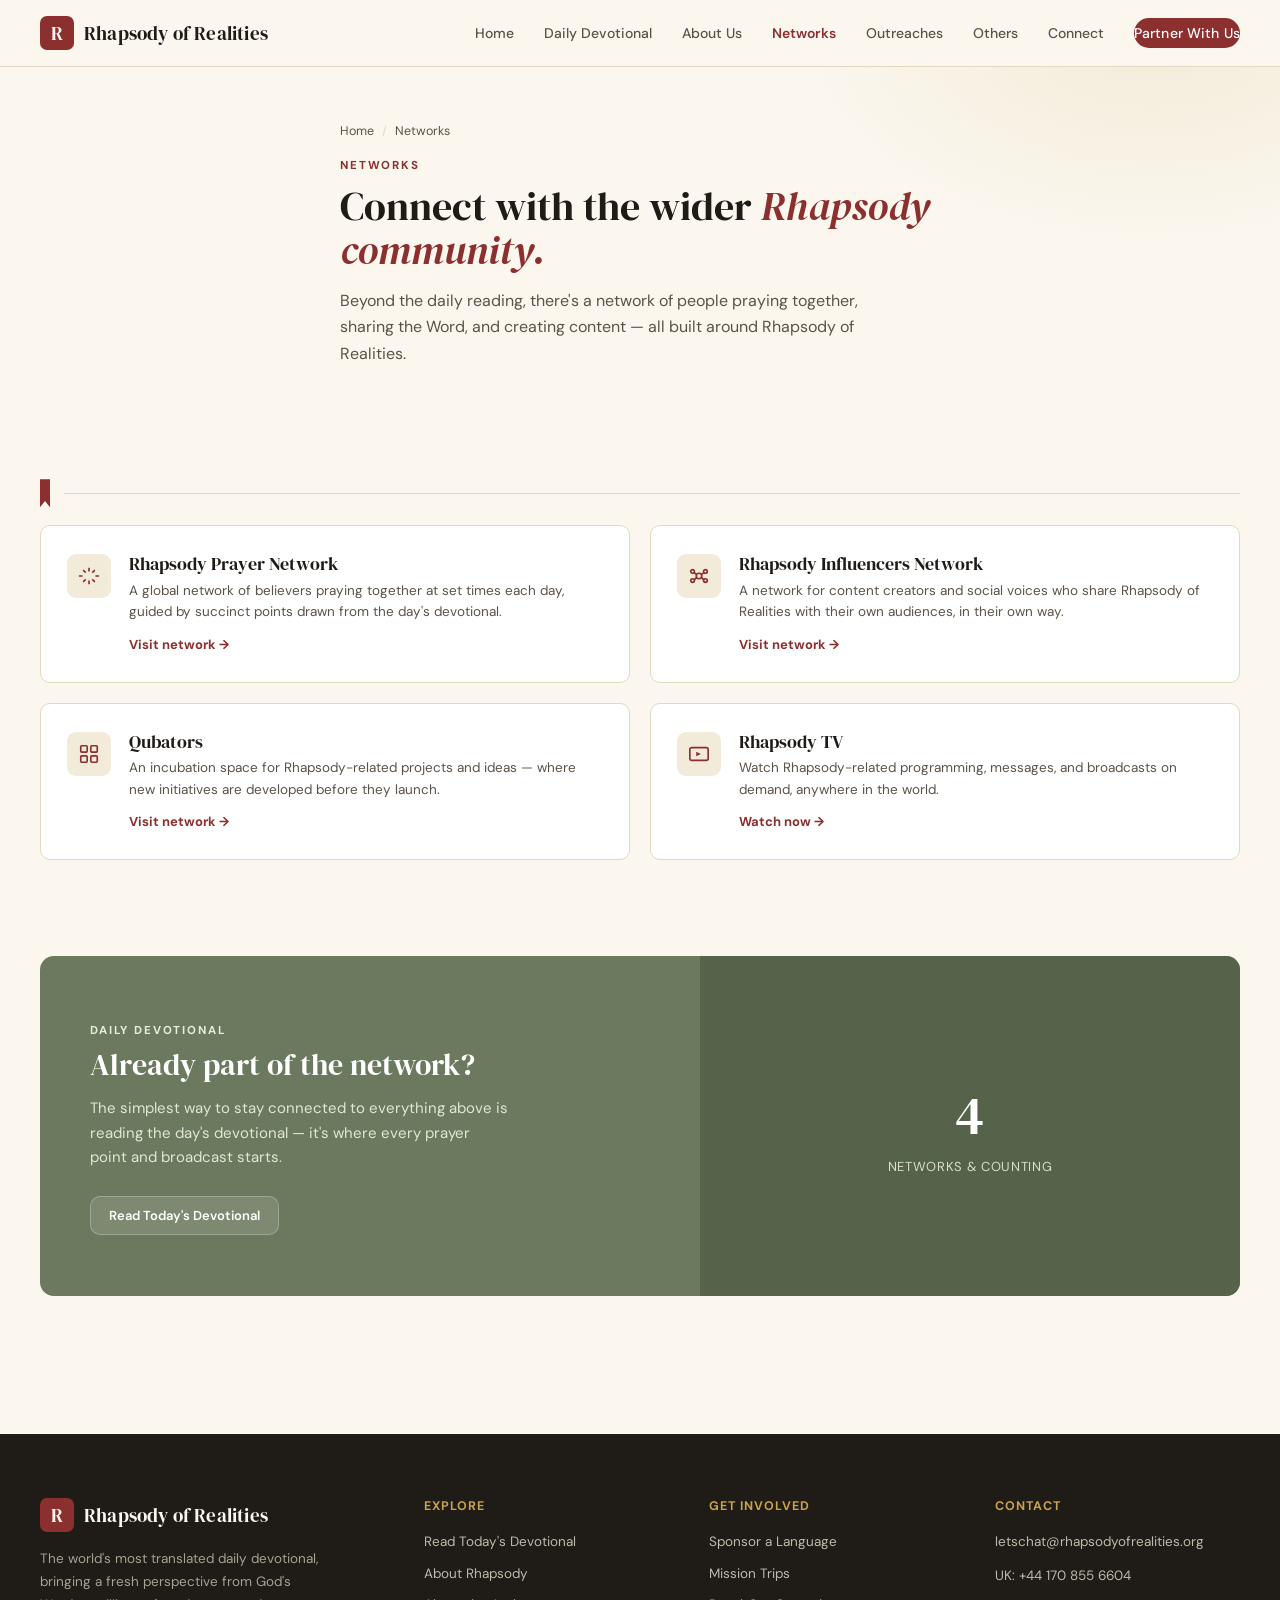
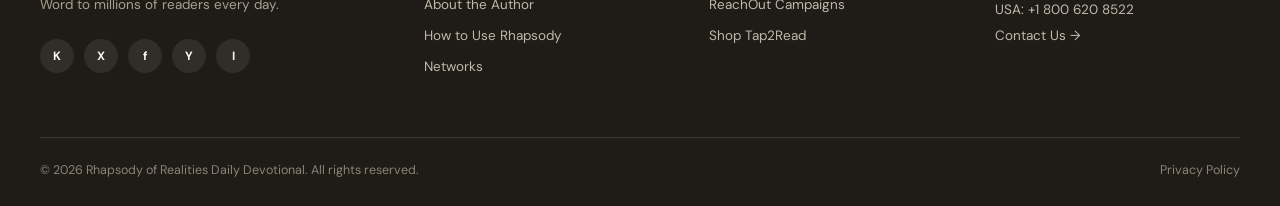
<file: networks.html>
<!DOCTYPE html>
<html lang="en">
<head>
<meta charset="UTF-8">
<meta name="viewport" content="width=device-width, initial-scale=1.0">
<title>Networks — Rhapsody of Realities</title>
<link rel="preconnect" href="https://fonts.googleapis.com">
<link rel="preconnect" href="https://fonts.gstatic.com" crossorigin>
<link href="https://fonts.googleapis.com/css2?family=DM+Serif+Display:ital@0;1&family=DM+Sans:ital,opsz,wght@0,9..40,400;0,9..40,500;0,9..40,600;0,9..40,700;1,9..40,400&display=swap" rel="stylesheet">
<link rel="stylesheet" href="styles.css">
</head>
<body>

<header>
  <div class="nav-row">
    <a href="index.html" class="brand">
      <div class="mark">R</div>
      <div class="name">Rhapsody of Realities</div>
    </a>
    <nav class="links">
      <a href="index.html">Home</a>
      <a href="https://read.rhapsodyofrealities.org/">Daily Devotional</a>
      <a href="about-us.html">About Us</a>
      <a href="networks.html" class="active">Networks</a>
      <a href="outreaches.html">Outreaches</a>
      <a href="others.html">Others</a>
      <a href="connect-with-us.html">Connect</a>
      <a href="connect-with-us.html#contact" class="cta-btn">Partner With Us</a>
    </nav>
    <button class="menu-toggle" aria-label="Open menu">
      <svg viewBox="0 0 24 24" fill="none" stroke-width="2" stroke-linecap="round"><line x1="3" y1="7" x2="21" y2="7"/><line x1="3" y1="12" x2="21" y2="12"/><line x1="3" y1="17" x2="21" y2="17"/></svg>
    </button>
  </div>
</header>

<main>
  <section class="page-header">
    <div class="wrap page-header-inner">
      <div class="breadcrumb"><a href="index.html">Home</a><span class="sep">/</span><span>Networks</span></div>
      <span class="eyebrow">Networks</span>
      <h1>Connect with the wider <em>Rhapsody community.</em></h1>
      <p>Beyond the daily reading, there's a network of people praying together, sharing the Word, and creating content — all built around Rhapsody of Realities.</p>
    </div>
  </section>

  <section class="tight">
    <div class="wrap">
      <div class="ribbon-tick"><div class="tab"></div><div class="rule"></div></div>
      <div class="directory-grid">
        <a href="https://prayer.rhapsodyofrealities.org" class="directory-card">
          <div class="dicon">
            <svg viewBox="0 0 24 24" fill="none" stroke="currentColor" stroke-width="1.8"><path d="M12 3v4M12 17v4M5 12H1M23 12h-4M18.4 5.6l-2.8 2.8M8.4 15.6l-2.8 2.8M18.4 18.4l-2.8-2.8M8.4 8.4 5.6 5.6"/></svg>
          </div>
          <div>
            <h3>Rhapsody Prayer Network</h3>
            <p>A global network of believers praying together at set times each day, guided by succinct points drawn from the day's devotional.</p>
            <span class="dlink">Visit network →</span>
          </div>
        </a>

        <a href="https://rin.rhapsodyofrealities.org/" class="directory-card">
          <div class="dicon">
            <svg viewBox="0 0 24 24" fill="none" stroke="currentColor" stroke-width="1.8"><circle cx="12" cy="12" r="3"/><circle cx="5" cy="7" r="2"/><circle cx="19" cy="7" r="2"/><circle cx="5" cy="17" r="2"/><circle cx="19" cy="17" r="2"/><path d="M9.5 10.5 6.5 8M14.5 10.5l3-2.5M9.5 13.5l-3 3M14.5 13.5l3 3"/></svg>
          </div>
          <div>
            <h3>Rhapsody Influencers Network</h3>
            <p>A network for content creators and social voices who share Rhapsody of Realities with their own audiences, in their own way.</p>
            <span class="dlink">Visit network →</span>
          </div>
        </a>

        <a href="#" class="directory-card">
          <div class="dicon">
            <svg viewBox="0 0 24 24" fill="none" stroke="currentColor" stroke-width="1.8"><rect x="3" y="3" width="7" height="7" rx="1"/><rect x="14" y="3" width="7" height="7" rx="1"/><rect x="3" y="14" width="7" height="7" rx="1"/><rect x="14" y="14" width="7" height="7" rx="1"/></svg>
          </div>
          <div>
            <h3>Qubators</h3>
            <p>An incubation space for Rhapsody-related projects and ideas — where new initiatives are developed before they launch.</p>
            <span class="dlink">Visit network →</span>
          </div>
        </a>

        <a href="https://rhapsodytv.live/" class="directory-card">
          <div class="dicon">
            <svg viewBox="0 0 24 24" fill="none" stroke="currentColor" stroke-width="1.8"><rect x="2" y="5" width="20" height="14" rx="2"/><path d="M9 9.5v5l5-2.5z" fill="currentColor" stroke="none"/></svg>
          </div>
          <div>
            <h3>Rhapsody TV</h3>
            <p>Watch Rhapsody-related programming, messages, and broadcasts on demand, anywhere in the world.</p>
            <span class="dlink">Watch now →</span>
          </div>
        </a>
      </div>
    </div>
  </section>

  <section class="tight">
    <div class="wrap">
      <div class="band">
        <div class="band-copy">
          <span class="eyebrow" style="color:#E7EDDE;">Daily Devotional</span>
          <h2>Already part of the network?</h2>
          <p>The simplest way to stay connected to everything above is reading the day's devotional — it's where every prayer point and broadcast starts.</p>
          <div class="store-row">
            <a href="https://read.rhapsodyofrealities.org/" class="store-btn">Read Today's Devotional</a>
          </div>
        </div>
        <div class="band-art">
          <div class="lang-orb">
            <div class="big">4</div>
            <div class="small">Networks &amp; Counting</div>
          </div>
        </div>
      </div>
    </div>
  </section>
</main>

<footer>
  <div class="wrap">
    <div class="foot-grid">
      <div class="foot-brand">
        <a href="index.html" class="brand"><div class="mark">R</div><div class="name">Rhapsody of Realities</div></a>
        <p>The world's most translated daily devotional, bringing a fresh perspective from God's Word to millions of readers every day.</p>
        <div class="foot-social">
          <a href="https://kingschat.online/user/ror" aria-label="KingsChat">K</a>
          <a href="https://x.com/RhapsodyDaily" aria-label="X / Twitter">X</a>
          <a href="https://www.facebook.com/rhapsodyofrealitiesofficialpage/" aria-label="Facebook">f</a>
          <a href="https://www.youtube.com/channel/UCIklq-XeB7WcILf1JrovfMA/" aria-label="YouTube">Y</a>
          <a href="https://www.instagram.com/rhapsodydailydevo" aria-label="Instagram">I</a>
        </div>
      </div>

      <div class="foot-col">
        <h4>Explore</h4>
        <a href="https://read.rhapsodyofrealities.org/">Read Today's Devotional</a>
        <a href="about-us.html">About Rhapsody</a>
        <a href="about-the-author.html">About the Author</a>
        <a href="using-rhapsody.html">How to Use Rhapsody</a>
        <a href="networks.html">Networks</a>
      </div>

      <div class="foot-col">
        <h4>Get Involved</h4>
        <a href="others.html">Sponsor a Language</a>
        <a href="outreaches.html">Mission Trips</a>
        <a href="outreaches.html">ReachOut Campaigns</a>
        <a href="https://shop.rhapsodytap2read.com/">Shop Tap2Read</a>
      </div>

      <div class="foot-col">
        <h4>Contact</h4>
        <p style="margin-bottom:6px;">letschat@rhapsodyofrealities.org</p>
        <p style="margin-bottom:6px;">UK: +44 170 855 6604</p>
        <p style="margin-bottom:6px;">USA: +1 800 620 8522</p>
        <a href="connect-with-us.html#contact">Contact Us →</a>
      </div>
    </div>

    <div class="foot-bottom">
      <span>© 2026 Rhapsody of Realities Daily Devotional. All rights reserved.</span>
      <a href="#">Privacy Policy</a>
    </div>
  </div>
</footer>

</body>
</html>
</file>
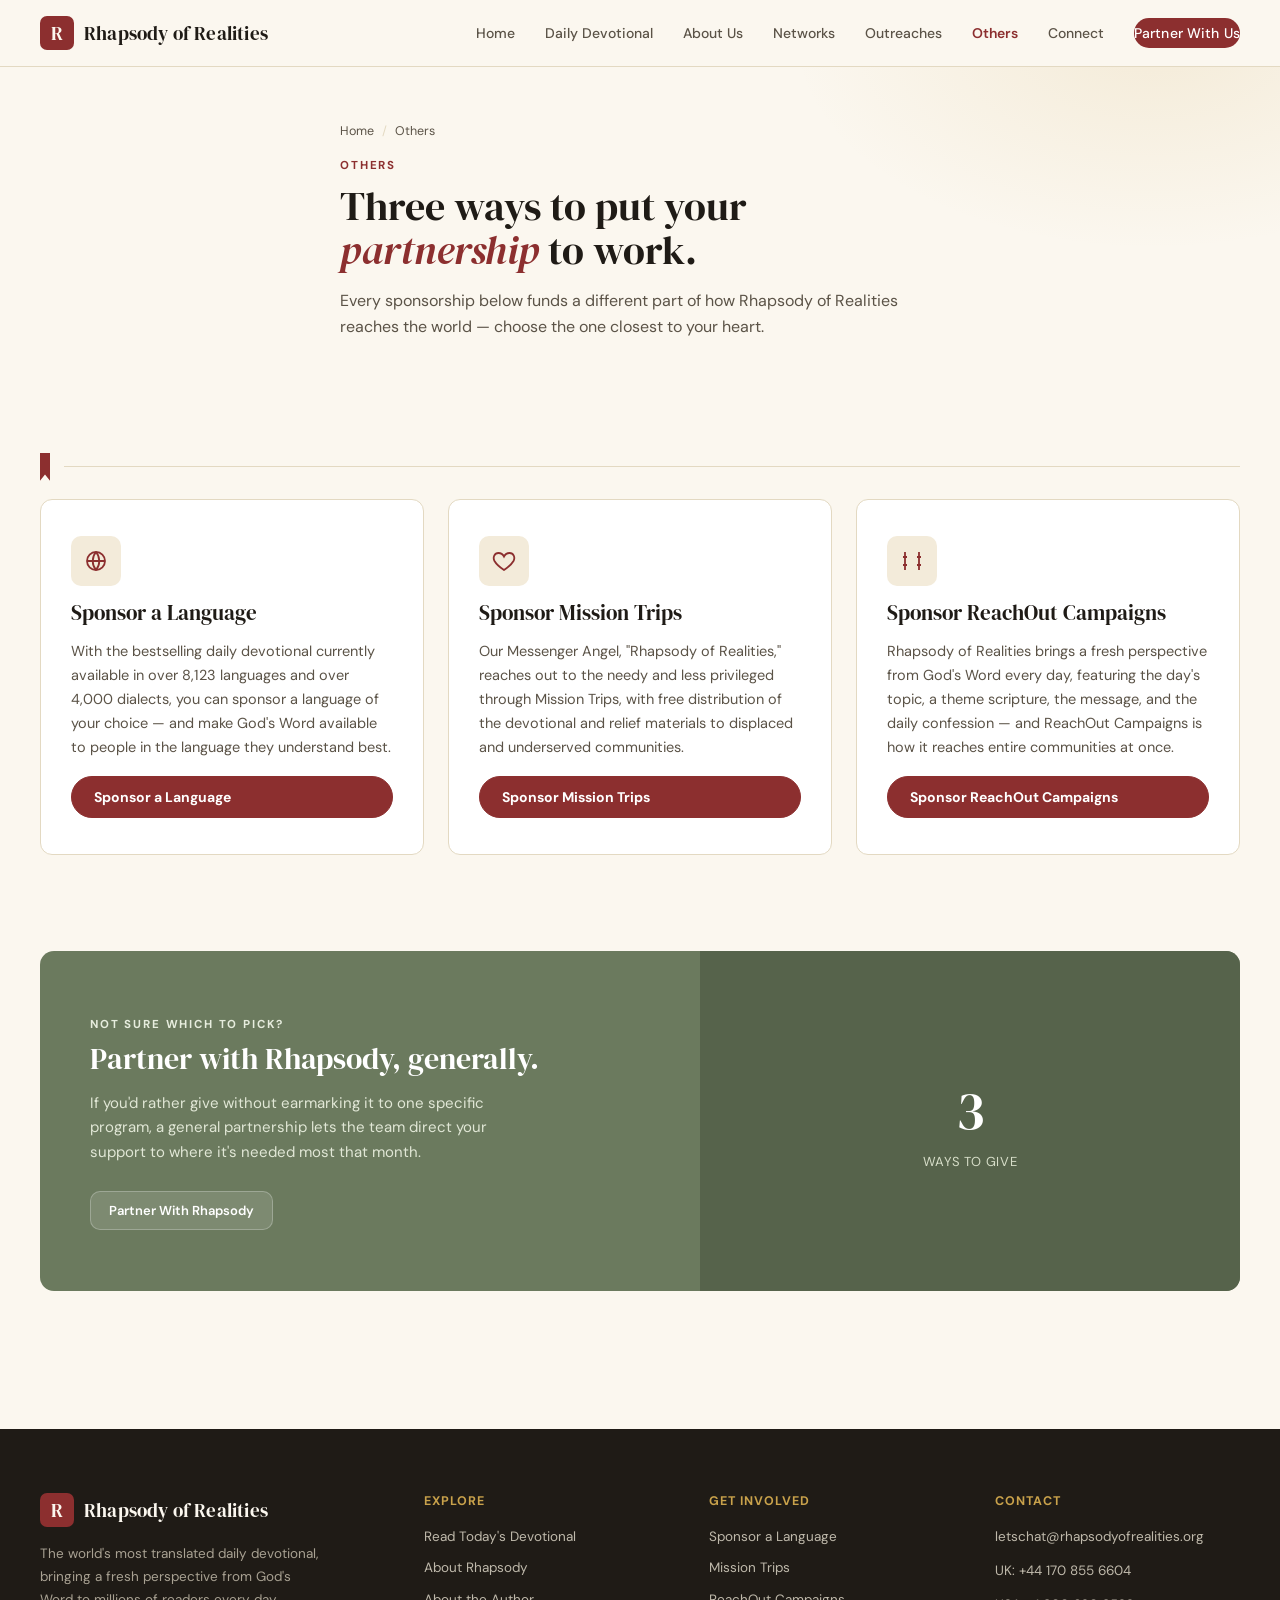
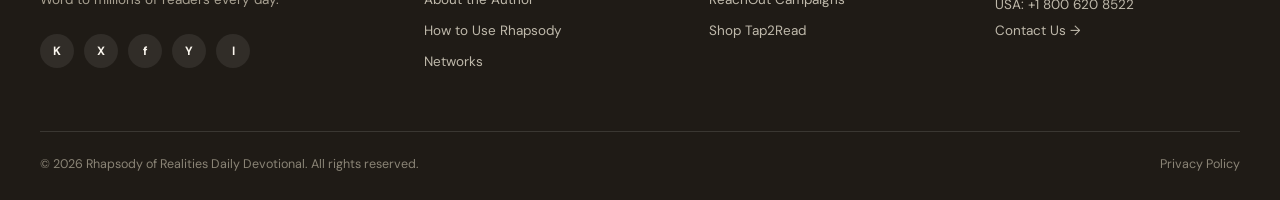
<file: others.html>
<!DOCTYPE html>
<html lang="en">
<head>
<meta charset="UTF-8">
<meta name="viewport" content="width=device-width, initial-scale=1.0">
<title>Others — Sponsorship Options — Rhapsody of Realities</title>
<link rel="preconnect" href="https://fonts.googleapis.com">
<link rel="preconnect" href="https://fonts.gstatic.com" crossorigin>
<link href="https://fonts.googleapis.com/css2?family=DM+Serif+Display:ital@0;1&family=DM+Sans:ital,opsz,wght@0,9..40,400;0,9..40,500;0,9..40,600;0,9..40,700;1,9..40,400&display=swap" rel="stylesheet">
<link rel="stylesheet" href="styles.css">
</head>
<body>

<header>
  <div class="nav-row">
    <a href="index.html" class="brand">
      <div class="mark">R</div>
      <div class="name">Rhapsody of Realities</div>
    </a>
    <nav class="links">
      <a href="index.html">Home</a>
      <a href="https://read.rhapsodyofrealities.org/">Daily Devotional</a>
      <a href="about-us.html">About Us</a>
      <a href="networks.html">Networks</a>
      <a href="outreaches.html">Outreaches</a>
      <a href="others.html" class="active">Others</a>
      <a href="connect-with-us.html">Connect</a>
      <a href="connect-with-us.html#contact" class="cta-btn">Partner With Us</a>
    </nav>
    <button class="menu-toggle" aria-label="Open menu">
      <svg viewBox="0 0 24 24" fill="none" stroke-width="2" stroke-linecap="round"><line x1="3" y1="7" x2="21" y2="7"/><line x1="3" y1="12" x2="21" y2="12"/><line x1="3" y1="17" x2="21" y2="17"/></svg>
    </button>
  </div>
</header>

<main>
  <section class="page-header">
    <div class="wrap page-header-inner">
      <div class="breadcrumb"><a href="index.html">Home</a><span class="sep">/</span><span>Others</span></div>
      <span class="eyebrow">Others</span>
      <h1>Three ways to put your <em>partnership</em> to work.</h1>
      <p>Every sponsorship below funds a different part of how Rhapsody of Realities reaches the world — choose the one closest to your heart.</p>
    </div>
  </section>

  <section class="tight">
    <div class="wrap">
      <div class="ribbon-tick"><div class="tab"></div><div class="rule"></div></div>
      <div class="sponsor-grid">
        <div class="sponsor-card">
          <div class="icon-wrap"><svg viewBox="0 0 24 24" fill="none" stroke="currentColor" stroke-width="1.8"><circle cx="12" cy="12" r="9"/><path d="M3 12h18M12 3a14 14 0 0 1 0 18M12 3a14 14 0 0 0 0 18"/></svg></div>
          <h3>Sponsor a Language</h3>
          <p>With the bestselling daily devotional currently available in over 8,123 languages and over 4,000 dialects, you can sponsor a language of your choice — and make God's Word available to people in the language they understand best.</p>
          <a href="https://give.rhapsodyofrealities.org" class="chapter-link fill">Sponsor a Language</a>
        </div>

        <div class="sponsor-card">
          <div class="icon-wrap"><svg viewBox="0 0 24 24" fill="none" stroke="currentColor" stroke-width="1.8"><path d="M12 21s-7-4.6-9.5-9C.5 8.2 2.5 4 6.5 4 9 4 11 5.6 12 7.5 13 5.6 15 4 17.5 4 21.5 4 23.5 8.2 21.5 12 19 16.4 12 21 12 21z"/></svg></div>
          <h3>Sponsor Mission Trips</h3>
          <p>Our Messenger Angel, "Rhapsody of Realities," reaches out to the needy and less privileged through Mission Trips, with free distribution of the devotional and relief materials to displaced and underserved communities.</p>
          <a href="https://give.rhapsodyofrealities.org/ref/officialsite" class="chapter-link fill">Sponsor Mission Trips</a>
        </div>

        <div class="sponsor-card">
          <div class="icon-wrap"><svg viewBox="0 0 24 24" fill="none" stroke="currentColor" stroke-width="1.8"><path d="M5 3v18M19 3v18M3 8h4M3 16h4M17 8h4M17 16h4"/></svg></div>
          <h3>Sponsor ReachOut Campaigns</h3>
          <p>Rhapsody of Realities brings a fresh perspective from God's Word every day, featuring the day's topic, a theme scripture, the message, and the daily confession — and ReachOut Campaigns is how it reaches entire communities at once.</p>
          <a href="https://reachoutworld.org/" class="chapter-link fill">Sponsor ReachOut Campaigns</a>
        </div>
      </div>
    </div>
  </section>

  <section class="tight">
    <div class="wrap">
      <div class="band">
        <div class="band-copy">
          <span class="eyebrow" style="color:#E7EDDE;">Not sure which to pick?</span>
          <h2>Partner with Rhapsody, generally.</h2>
          <p>If you'd rather give without earmarking it to one specific program, a general partnership lets the team direct your support to where it's needed most that month.</p>
          <div class="store-row">
            <a href="https://give.rhapsodyofrealities.org/officialsite" class="store-btn">Partner With Rhapsody</a>
          </div>
        </div>
        <div class="band-art">
          <div class="lang-orb">
            <div class="big">3</div>
            <div class="small">Ways to Give</div>
          </div>
        </div>
      </div>
    </div>
  </section>
</main>

<footer>
  <div class="wrap">
    <div class="foot-grid">
      <div class="foot-brand">
        <a href="index.html" class="brand"><div class="mark">R</div><div class="name">Rhapsody of Realities</div></a>
        <p>The world's most translated daily devotional, bringing a fresh perspective from God's Word to millions of readers every day.</p>
        <div class="foot-social">
          <a href="https://kingschat.online/user/ror" aria-label="KingsChat">K</a>
          <a href="https://x.com/RhapsodyDaily" aria-label="X / Twitter">X</a>
          <a href="https://www.facebook.com/rhapsodyofrealitiesofficialpage/" aria-label="Facebook">f</a>
          <a href="https://www.youtube.com/channel/UCIklq-XeB7WcILf1JrovfMA/" aria-label="YouTube">Y</a>
          <a href="https://www.instagram.com/rhapsodydailydevo" aria-label="Instagram">I</a>
        </div>
      </div>

      <div class="foot-col">
        <h4>Explore</h4>
        <a href="https://read.rhapsodyofrealities.org/">Read Today's Devotional</a>
        <a href="about-us.html">About Rhapsody</a>
        <a href="about-the-author.html">About the Author</a>
        <a href="using-rhapsody.html">How to Use Rhapsody</a>
        <a href="networks.html">Networks</a>
      </div>

      <div class="foot-col">
        <h4>Get Involved</h4>
        <a href="others.html">Sponsor a Language</a>
        <a href="outreaches.html">Mission Trips</a>
        <a href="outreaches.html">ReachOut Campaigns</a>
        <a href="https://shop.rhapsodytap2read.com/">Shop Tap2Read</a>
      </div>

      <div class="foot-col">
        <h4>Contact</h4>
        <p style="margin-bottom:6px;">letschat@rhapsodyofrealities.org</p>
        <p style="margin-bottom:6px;">UK: +44 170 855 6604</p>
        <p style="margin-bottom:6px;">USA: +1 800 620 8522</p>
        <a href="connect-with-us.html#contact">Contact Us →</a>
      </div>
    </div>

    <div class="foot-bottom">
      <span>© 2026 Rhapsody of Realities Daily Devotional. All rights reserved.</span>
      <a href="#">Privacy Policy</a>
    </div>
  </div>
</footer>

</body>
</html>
</file>
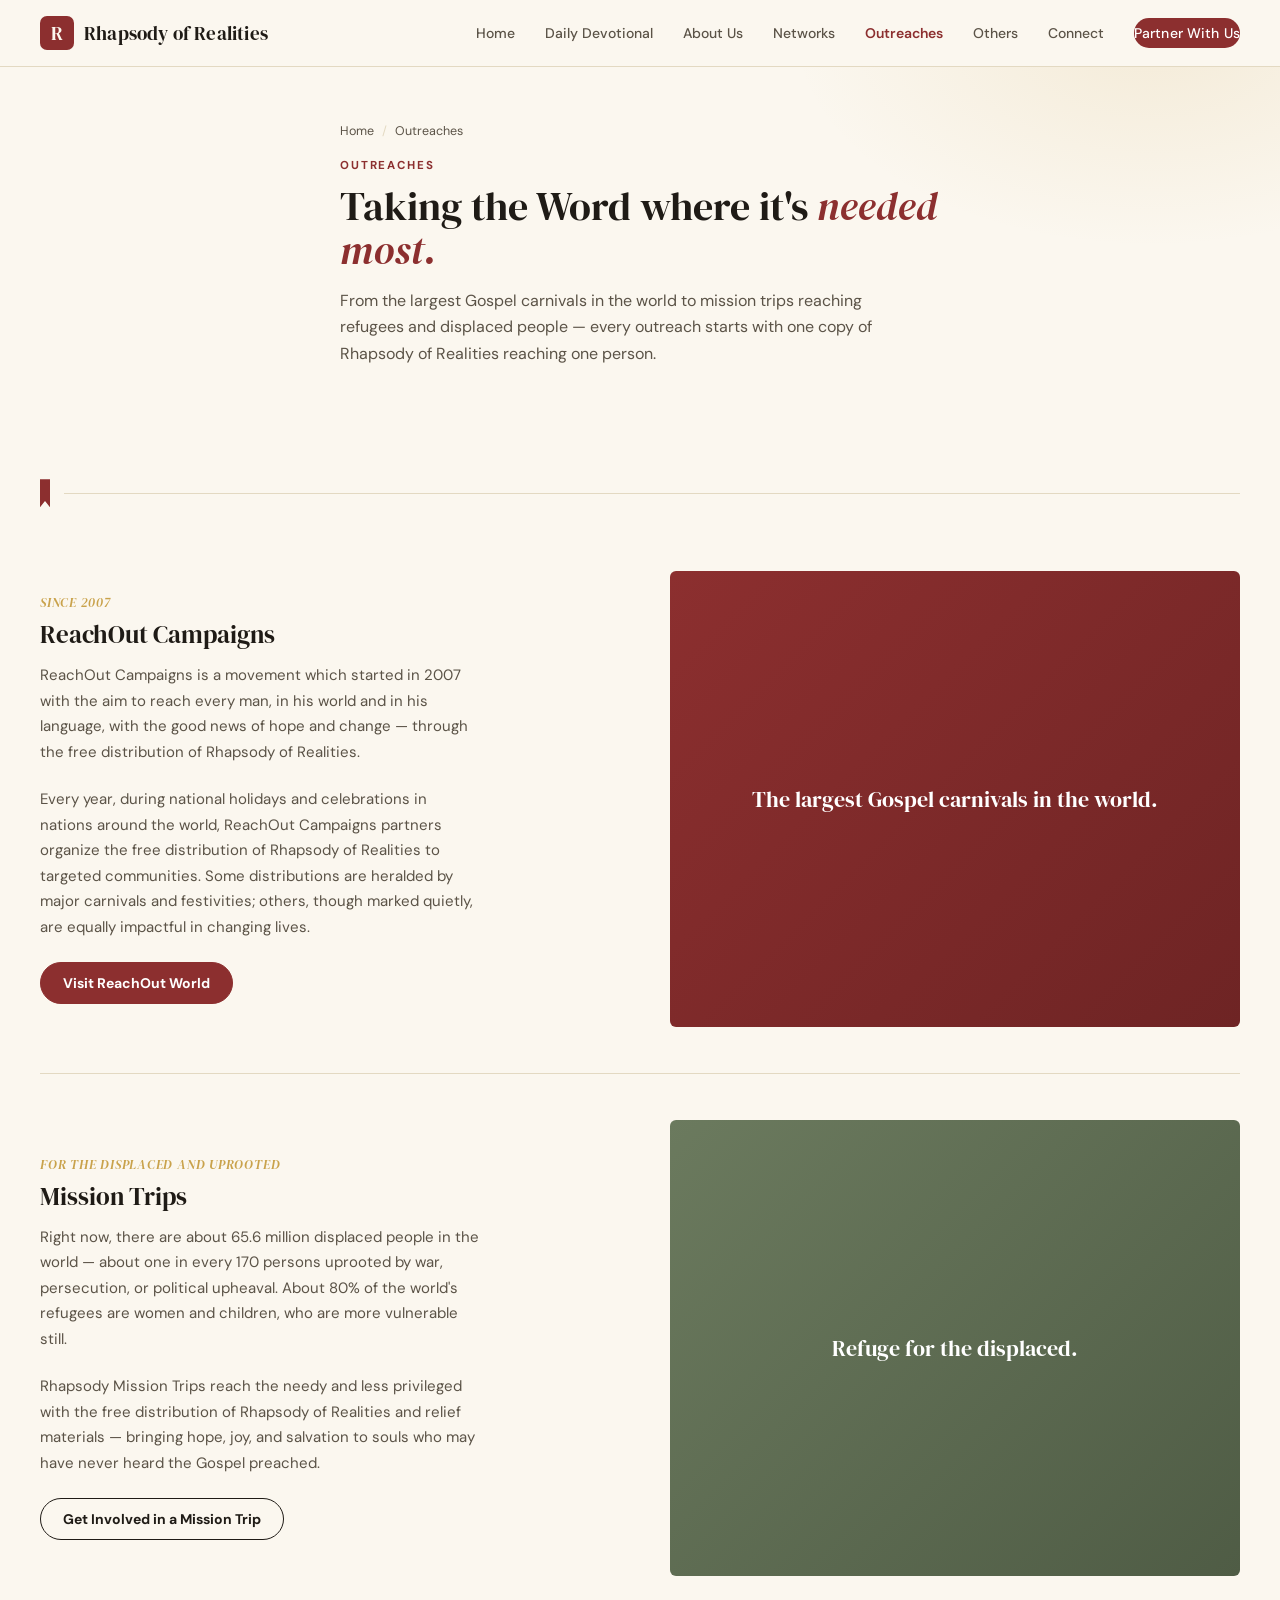
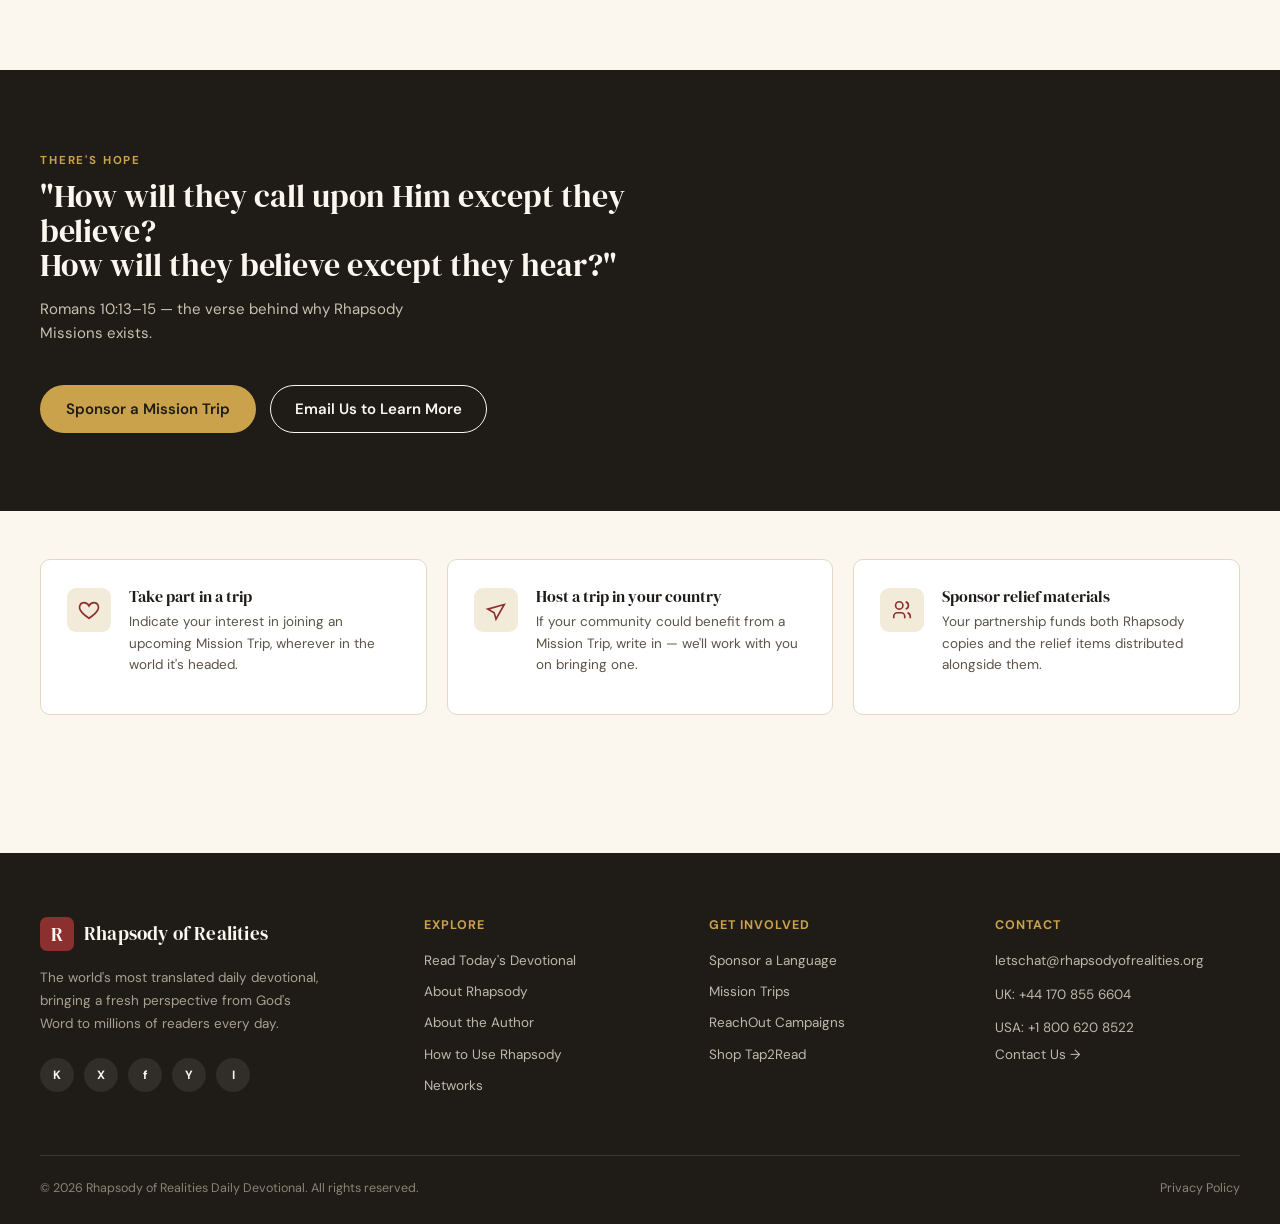
<file: outreaches.html>
<!DOCTYPE html>
<html lang="en">
<head>
<meta charset="UTF-8">
<meta name="viewport" content="width=device-width, initial-scale=1.0">
<title>Outreaches — Rhapsody of Realities</title>
<link rel="preconnect" href="https://fonts.googleapis.com">
<link rel="preconnect" href="https://fonts.gstatic.com" crossorigin>
<link href="https://fonts.googleapis.com/css2?family=DM+Serif+Display:ital@0;1&family=DM+Sans:ital,opsz,wght@0,9..40,400;0,9..40,500;0,9..40,600;0,9..40,700;1,9..40,400&display=swap" rel="stylesheet">
<link rel="stylesheet" href="styles.css">
</head>
<body>

<header>
  <div class="nav-row">
    <a href="index.html" class="brand">
      <div class="mark">R</div>
      <div class="name">Rhapsody of Realities</div>
    </a>
    <nav class="links">
      <a href="index.html">Home</a>
      <a href="https://read.rhapsodyofrealities.org/">Daily Devotional</a>
      <a href="about-us.html">About Us</a>
      <a href="networks.html">Networks</a>
      <a href="outreaches.html" class="active">Outreaches</a>
      <a href="others.html">Others</a>
      <a href="connect-with-us.html">Connect</a>
      <a href="connect-with-us.html#contact" class="cta-btn">Partner With Us</a>
    </nav>
    <button class="menu-toggle" aria-label="Open menu">
      <svg viewBox="0 0 24 24" fill="none" stroke-width="2" stroke-linecap="round"><line x1="3" y1="7" x2="21" y2="7"/><line x1="3" y1="12" x2="21" y2="12"/><line x1="3" y1="17" x2="21" y2="17"/></svg>
    </button>
  </div>
</header>

<main>
  <section class="page-header">
    <div class="wrap page-header-inner">
      <div class="breadcrumb"><a href="index.html">Home</a><span class="sep">/</span><span>Outreaches</span></div>
      <span class="eyebrow">Outreaches</span>
      <h1>Taking the Word where it's <em>needed most.</em></h1>
      <p>From the largest Gospel carnivals in the world to mission trips reaching refugees and displaced people — every outreach starts with one copy of Rhapsody of Realities reaching one person.</p>
    </div>
  </section>

  <section class="tight">
    <div class="wrap">
      <div class="ribbon-tick"><div class="tab"></div><div class="rule"></div></div>
      <div class="chapters">
        <div class="chapter-row">
          <div class="chapter-text">
            <div class="chapter-num">Since 2007</div>
            <h3>ReachOut Campaigns</h3>
            <p>ReachOut Campaigns is a movement which started in 2007 with the aim to reach every man, in his world and in his language, with the good news of hope and change — through the free distribution of Rhapsody of Realities.</p>
            <p>Every year, during national holidays and celebrations in nations around the world, ReachOut Campaigns partners organize the free distribution of Rhapsody of Realities to targeted communities. Some distributions are heralded by major carnivals and festivities; others, though marked quietly, are equally impactful in changing lives.</p>
            <a href="https://reachoutworld.org/" class="chapter-link fill">Visit ReachOut World</a>
          </div>
          <div class="chapter-media" style="background:linear-gradient(135deg,#8C2F2F,#6E2424); display:flex; align-items:center; justify-content:center;">
            <span style="color:#fff; font-family:'DM Serif Display',serif; font-size:22px; text-align:center; padding:0 30px;">The largest Gospel carnivals in the world.</span>
          </div>
        </div>

        <div class="chapter-row reverse">
          <div class="chapter-media" style="background:linear-gradient(135deg,#6B7A5E,#4F5C45); display:flex; align-items:center; justify-content:center;">
            <span style="color:#fff; font-family:'DM Serif Display',serif; font-size:22px; text-align:center; padding:0 30px;">Refuge for the displaced.</span>
          </div>
          <div class="chapter-text">
            <div class="chapter-num">For the displaced and uprooted</div>
            <h3>Mission Trips</h3>
            <p>Right now, there are about 65.6 million displaced people in the world — about one in every 170 persons uprooted by war, persecution, or political upheaval. About 80% of the world's refugees are women and children, who are more vulnerable still.</p>
            <p>Rhapsody Mission Trips reach the needy and less privileged with the free distribution of Rhapsody of Realities and relief materials — bringing hope, joy, and salvation to souls who may have never heard the Gospel preached.</p>
            <a href="connect-with-us.html#contact" class="chapter-link">Get Involved in a Mission Trip</a>
          </div>
        </div>
      </div>
    </div>
  </section>

  <section class="faith-strip">
    <div class="wrap">
      <div class="section-head">
        <div>
          <span class="eyebrow" style="color:var(--gold);">There's Hope</span>
          <h2 style="margin-top:10px; max-width:680px;">"How will they call upon Him except they believe?<br>How will they believe except they hear?"</h2>
          <p style="margin-top:14px;">Romans 10:13–15 — the verse behind why Rhapsody Missions exists.</p>
        </div>
      </div>
      <div class="hero-actions">
        <a href="https://give.rhapsodyofrealities.org/ref/offcial" class="btn-primary" style="background:var(--gold); color:var(--ink);">Sponsor a Mission Trip</a>
        <a href="mailto:info@rhapsodyofrealities.org" class="btn-ghost" style="border-color:var(--parchment); color:var(--parchment);">Email Us to Learn More</a>
      </div>
    </div>
  </section>

  <section class="tight">
    <div class="wrap">
      <div class="directory-grid" style="grid-template-columns:repeat(3,1fr);">
        <div class="directory-card" style="cursor:default;">
          <div class="dicon"><svg viewBox="0 0 24 24" fill="none" stroke="currentColor" stroke-width="1.8"><path d="M12 21s-7-4.6-9.5-9C.5 8.2 2.5 4 6.5 4 9 4 11 5.6 12 7.5 13 5.6 15 4 17.5 4 21.5 4 23.5 8.2 21.5 12 19 16.4 12 21 12 21z"/></svg></div>
          <div>
            <h3 style="font-size:16px;">Take part in a trip</h3>
            <p>Indicate your interest in joining an upcoming Mission Trip, wherever in the world it's headed.</p>
          </div>
        </div>
        <div class="directory-card" style="cursor:default;">
          <div class="dicon"><svg viewBox="0 0 24 24" fill="none" stroke="currentColor" stroke-width="1.8"><path d="M3 11l18-5-9 16-2-7-7-4z"/></svg></div>
          <div>
            <h3 style="font-size:16px;">Host a trip in your country</h3>
            <p>If your community could benefit from a Mission Trip, write in — we'll work with you on bringing one.</p>
          </div>
        </div>
        <div class="directory-card" style="cursor:default;">
          <div class="dicon"><svg viewBox="0 0 24 24" fill="none" stroke="currentColor" stroke-width="1.8"><path d="M16 3.13a4 4 0 0 1 0 7.75M21 21v-2a4 4 0 0 0-3-3.87M3 21v-2a4 4 0 0 1 4-4h4a4 4 0 0 1 4 4v2"/><circle cx="9" cy="7" r="4"/></svg></div>
          <div>
            <h3 style="font-size:16px;">Sponsor relief materials</h3>
            <p>Your partnership funds both Rhapsody copies and the relief items distributed alongside them.</p>
          </div>
        </div>
      </div>
    </div>
  </section>
</main>

<footer>
  <div class="wrap">
    <div class="foot-grid">
      <div class="foot-brand">
        <a href="index.html" class="brand"><div class="mark">R</div><div class="name">Rhapsody of Realities</div></a>
        <p>The world's most translated daily devotional, bringing a fresh perspective from God's Word to millions of readers every day.</p>
        <div class="foot-social">
          <a href="https://kingschat.online/user/ror" aria-label="KingsChat">K</a>
          <a href="https://x.com/RhapsodyDaily" aria-label="X / Twitter">X</a>
          <a href="https://www.facebook.com/rhapsodyofrealitiesofficialpage/" aria-label="Facebook">f</a>
          <a href="https://www.youtube.com/channel/UCIklq-XeB7WcILf1JrovfMA/" aria-label="YouTube">Y</a>
          <a href="https://www.instagram.com/rhapsodydailydevo" aria-label="Instagram">I</a>
        </div>
      </div>

      <div class="foot-col">
        <h4>Explore</h4>
        <a href="https://read.rhapsodyofrealities.org/">Read Today's Devotional</a>
        <a href="about-us.html">About Rhapsody</a>
        <a href="about-the-author.html">About the Author</a>
        <a href="using-rhapsody.html">How to Use Rhapsody</a>
        <a href="networks.html">Networks</a>
      </div>

      <div class="foot-col">
        <h4>Get Involved</h4>
        <a href="others.html">Sponsor a Language</a>
        <a href="outreaches.html">Mission Trips</a>
        <a href="outreaches.html">ReachOut Campaigns</a>
        <a href="https://shop.rhapsodytap2read.com/">Shop Tap2Read</a>
      </div>

      <div class="foot-col">
        <h4>Contact</h4>
        <p style="margin-bottom:6px;">letschat@rhapsodyofrealities.org</p>
        <p style="margin-bottom:6px;">UK: +44 170 855 6604</p>
        <p style="margin-bottom:6px;">USA: +1 800 620 8522</p>
        <a href="connect-with-us.html#contact">Contact Us →</a>
      </div>
    </div>

    <div class="foot-bottom">
      <span>© 2026 Rhapsody of Realities Daily Devotional. All rights reserved.</span>
      <a href="#">Privacy Policy</a>
    </div>
  </div>
</footer>

</body>
</html>
</file>
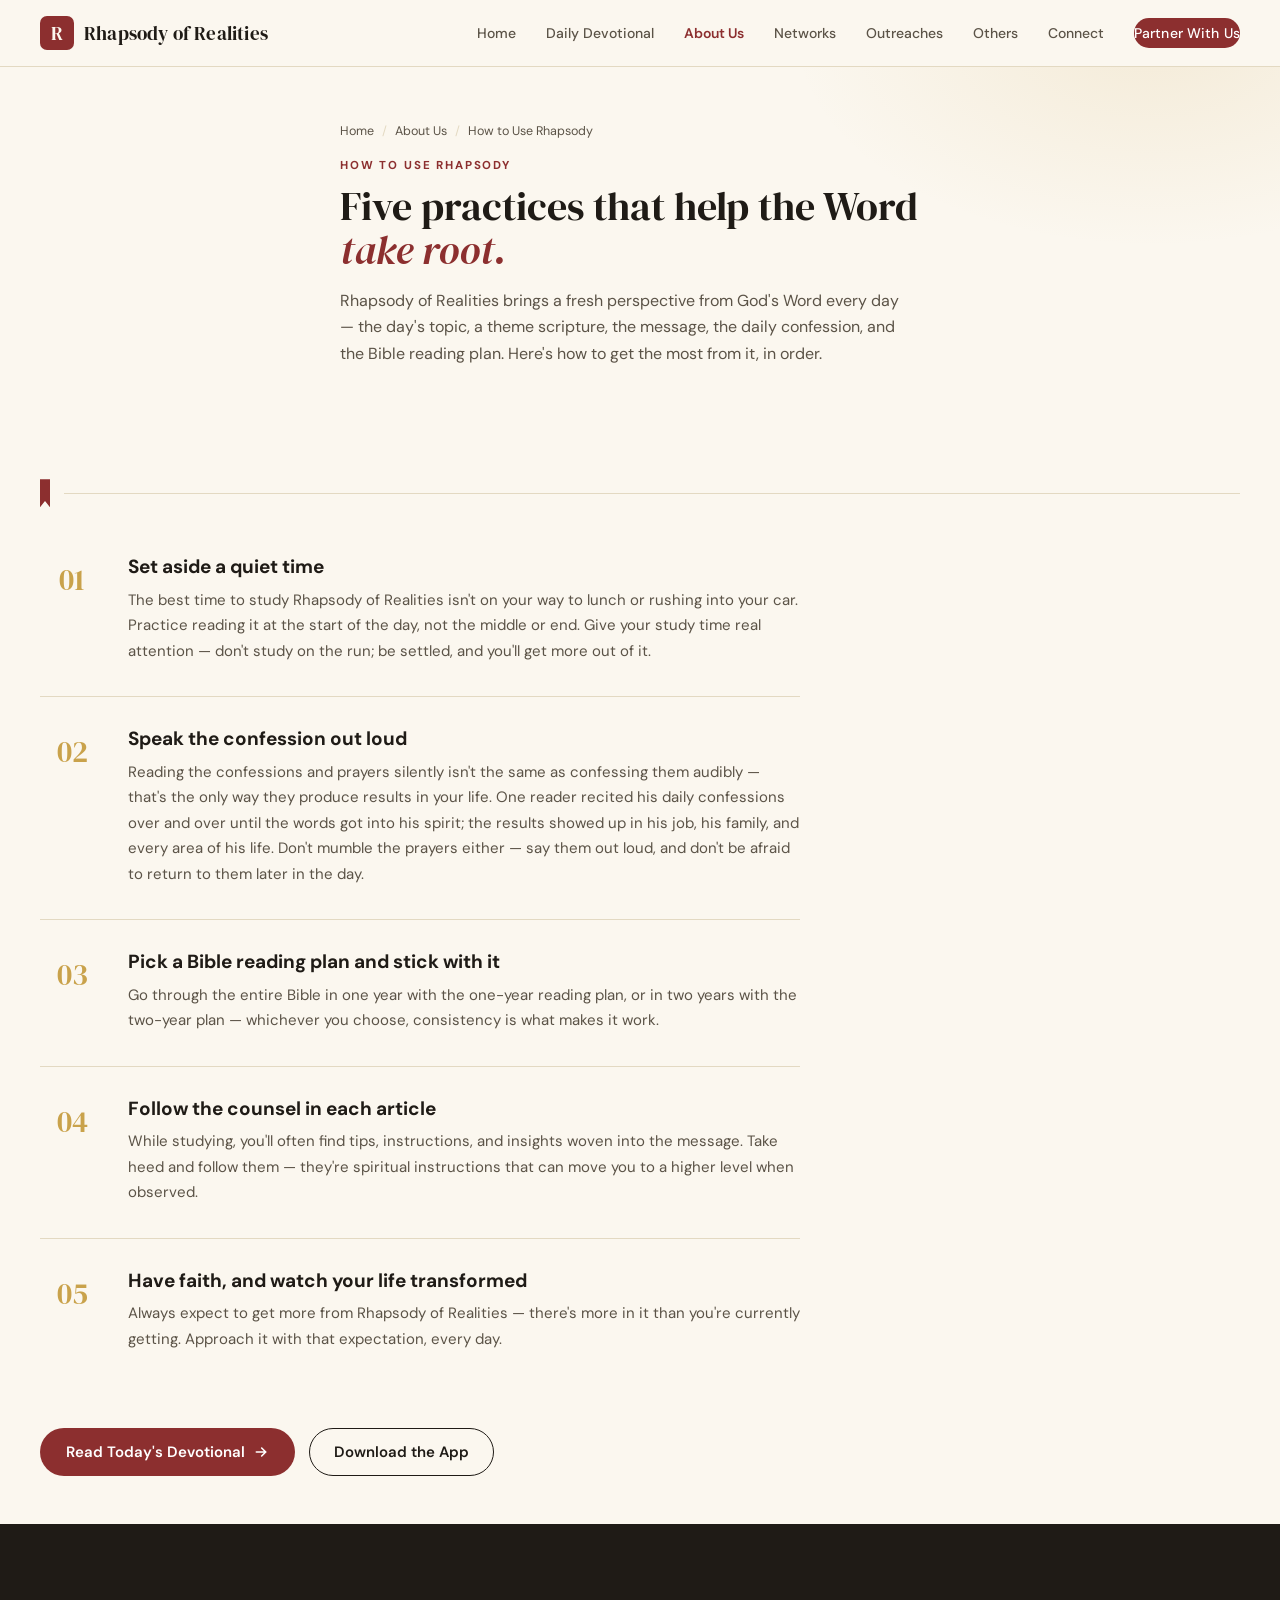
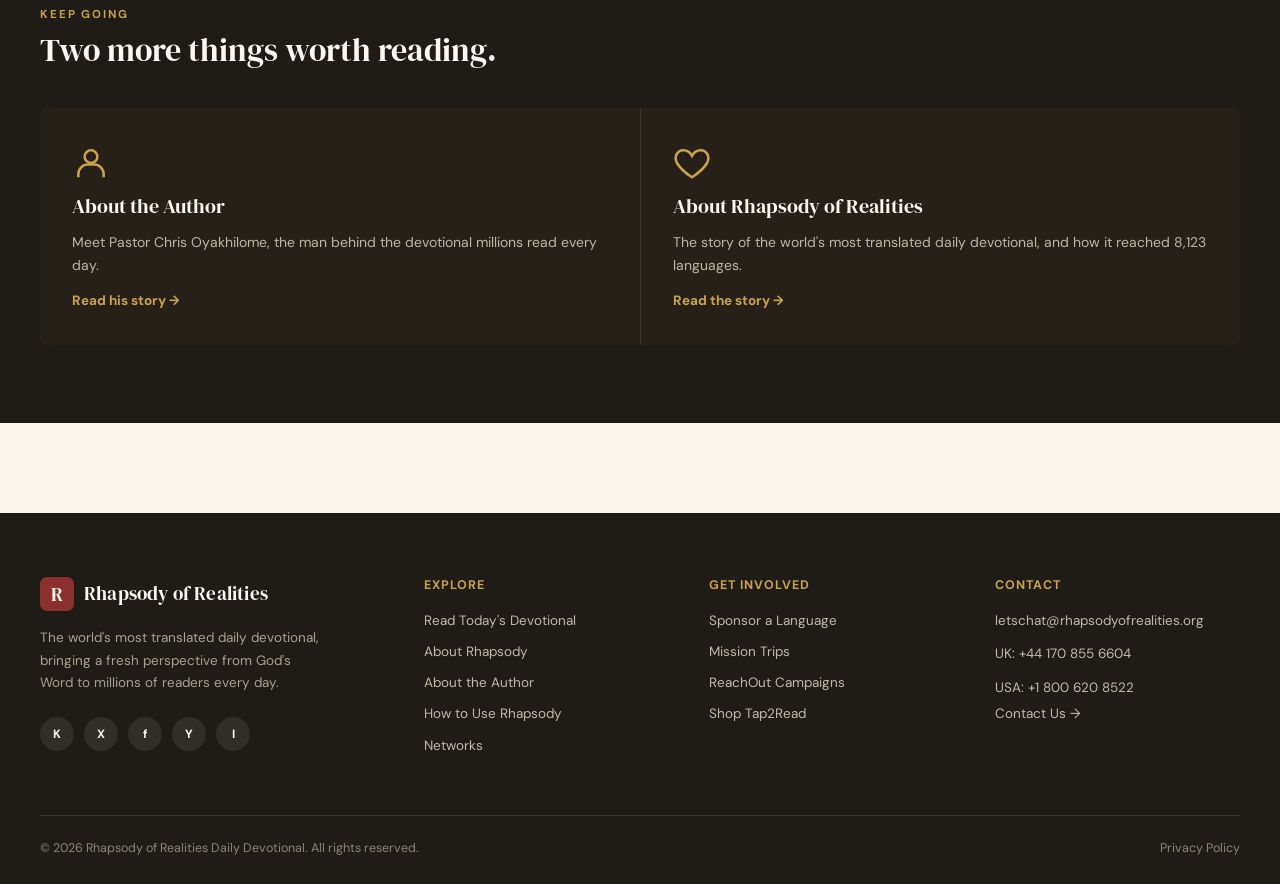
<file: using-rhapsody.html>
<!DOCTYPE html>
<html lang="en">
<head>
<meta charset="UTF-8">
<meta name="viewport" content="width=device-width, initial-scale=1.0">
<title>How to Use Rhapsody of Realities</title>
<link rel="preconnect" href="https://fonts.googleapis.com">
<link rel="preconnect" href="https://fonts.gstatic.com" crossorigin>
<link href="https://fonts.googleapis.com/css2?family=DM+Serif+Display:ital@0;1&family=DM+Sans:ital,opsz,wght@0,9..40,400;0,9..40,500;0,9..40,600;0,9..40,700;1,9..40,400&display=swap" rel="stylesheet">
<link rel="stylesheet" href="styles.css">
</head>
<body>

<header>
  <div class="nav-row">
    <a href="index.html" class="brand">
      <div class="mark">R</div>
      <div class="name">Rhapsody of Realities</div>
    </a>
    <nav class="links">
      <a href="index.html">Home</a>
      <a href="https://read.rhapsodyofrealities.org/">Daily Devotional</a>
      <a href="about-us.html" class="active">About Us</a>
      <a href="networks.html">Networks</a>
      <a href="outreaches.html">Outreaches</a>
      <a href="others.html">Others</a>
      <a href="connect-with-us.html">Connect</a>
      <a href="connect-with-us.html#contact" class="cta-btn">Partner With Us</a>
    </nav>
    <button class="menu-toggle" aria-label="Open menu">
      <svg viewBox="0 0 24 24" fill="none" stroke-width="2" stroke-linecap="round"><line x1="3" y1="7" x2="21" y2="7"/><line x1="3" y1="12" x2="21" y2="12"/><line x1="3" y1="17" x2="21" y2="17"/></svg>
    </button>
  </div>
</header>

<main>
  <section class="page-header">
    <div class="wrap page-header-inner">
      <div class="breadcrumb"><a href="index.html">Home</a><span class="sep">/</span><a href="about-us.html">About Us</a><span class="sep">/</span><span>How to Use Rhapsody</span></div>
      <span class="eyebrow">How to Use Rhapsody</span>
      <h1>Five practices that help the Word <em>take root.</em></h1>
      <p>Rhapsody of Realities brings a fresh perspective from God's Word every day — the day's topic, a theme scripture, the message, the daily confession, and the Bible reading plan. Here's how to get the most from it, in order.</p>
    </div>
  </section>

  <section class="tight">
    <div class="wrap">
      <div class="ribbon-tick"><div class="tab"></div><div class="rule"></div></div>
      <div class="steps">
        <div class="step">
          <div class="step-num">01</div>
          <div class="step-body">
            <h3>Set aside a quiet time</h3>
            <p>The best time to study Rhapsody of Realities isn't on your way to lunch or rushing into your car. Practice reading it at the start of the day, not the middle or end. Give your study time real attention — don't study on the run; be settled, and you'll get more out of it.</p>
          </div>
        </div>
        <div class="step">
          <div class="step-num">02</div>
          <div class="step-body">
            <h3>Speak the confession out loud</h3>
            <p>Reading the confessions and prayers silently isn't the same as confessing them audibly — that's the only way they produce results in your life. One reader recited his daily confessions over and over until the words got into his spirit; the results showed up in his job, his family, and every area of his life. Don't mumble the prayers either — say them out loud, and don't be afraid to return to them later in the day.</p>
          </div>
        </div>
        <div class="step">
          <div class="step-num">03</div>
          <div class="step-body">
            <h3>Pick a Bible reading plan and stick with it</h3>
            <p>Go through the entire Bible in one year with the one-year reading plan, or in two years with the two-year plan — whichever you choose, consistency is what makes it work.</p>
          </div>
        </div>
        <div class="step">
          <div class="step-num">04</div>
          <div class="step-body">
            <h3>Follow the counsel in each article</h3>
            <p>While studying, you'll often find tips, instructions, and insights woven into the message. Take heed and follow them — they're spiritual instructions that can move you to a higher level when observed.</p>
          </div>
        </div>
        <div class="step">
          <div class="step-num">05</div>
          <div class="step-body">
            <h3>Have faith, and watch your life transformed</h3>
            <p>Always expect to get more from Rhapsody of Realities — there's more in it than you're currently getting. Approach it with that expectation, every day.</p>
          </div>
        </div>
      </div>

      <div class="hero-actions" style="margin-top:44px;">
        <a href="https://read.rhapsodyofrealities.org/" class="btn-primary">
          Read Today's Devotional
          <svg width="16" height="16" viewBox="0 0 24 24" fill="none" stroke="currentColor" stroke-width="2.4" stroke-linecap="round"><path d="M5 12h14M13 6l6 6-6 6"/></svg>
        </a>
        <a href="https://play.google.com/store/apps/details?id=com.rhapsodyreader" class="btn-ghost">Download the App</a>
      </div>
    </div>
  </section>

  <section class="faith-strip">
    <div class="wrap">
      <div class="section-head">
        <div>
          <span class="eyebrow" style="color:var(--gold);">Keep Going</span>
          <h2 style="margin-top:10px;">Two more things worth reading.</h2>
        </div>
      </div>
      <div class="faith-grid" style="grid-template-columns:repeat(2,1fr);">
        <div class="faith-card">
          <svg class="icon" viewBox="0 0 24 24" fill="none" stroke="currentColor" stroke-width="1.6"><circle cx="12" cy="8" r="4"/><path d="M4 21v-2a6 6 0 0 1 6-6h4a6 6 0 0 1 6 6v2"/></svg>
          <h3>About the Author</h3>
          <p>Meet Pastor Chris Oyakhilome, the man behind the devotional millions read every day.</p>
          <a href="about-the-author.html">Read his story →</a>
        </div>
        <div class="faith-card">
          <svg class="icon" viewBox="0 0 24 24" fill="none" stroke="currentColor" stroke-width="1.6"><path d="M12 21s-7-4.6-9.5-9C.5 8.2 2.5 4 6.5 4 9 4 11 5.6 12 7.5 13 5.6 15 4 17.5 4 21.5 4 23.5 8.2 21.5 12 19 16.4 12 21 12 21z"/></svg>
          <h3>About Rhapsody of Realities</h3>
          <p>The story of the world's most translated daily devotional, and how it reached 8,123 languages.</p>
          <a href="about-us.html">Read the story →</a>
        </div>
      </div>
    </div>
  </section>
</main>

<footer>
  <div class="wrap">
    <div class="foot-grid">
      <div class="foot-brand">
        <a href="index.html" class="brand"><div class="mark">R</div><div class="name">Rhapsody of Realities</div></a>
        <p>The world's most translated daily devotional, bringing a fresh perspective from God's Word to millions of readers every day.</p>
        <div class="foot-social">
          <a href="https://kingschat.online/user/ror" aria-label="KingsChat">K</a>
          <a href="https://x.com/RhapsodyDaily" aria-label="X / Twitter">X</a>
          <a href="https://www.facebook.com/rhapsodyofrealitiesofficialpage/" aria-label="Facebook">f</a>
          <a href="https://www.youtube.com/channel/UCIklq-XeB7WcILf1JrovfMA/" aria-label="YouTube">Y</a>
          <a href="https://www.instagram.com/rhapsodydailydevo" aria-label="Instagram">I</a>
        </div>
      </div>

      <div class="foot-col">
        <h4>Explore</h4>
        <a href="https://read.rhapsodyofrealities.org/">Read Today's Devotional</a>
        <a href="about-us.html">About Rhapsody</a>
        <a href="about-the-author.html">About the Author</a>
        <a href="using-rhapsody.html">How to Use Rhapsody</a>
        <a href="networks.html">Networks</a>
      </div>

      <div class="foot-col">
        <h4>Get Involved</h4>
        <a href="others.html">Sponsor a Language</a>
        <a href="outreaches.html">Mission Trips</a>
        <a href="outreaches.html">ReachOut Campaigns</a>
        <a href="https://shop.rhapsodytap2read.com/">Shop Tap2Read</a>
      </div>

      <div class="foot-col">
        <h4>Contact</h4>
        <p style="margin-bottom:6px;">letschat@rhapsodyofrealities.org</p>
        <p style="margin-bottom:6px;">UK: +44 170 855 6604</p>
        <p style="margin-bottom:6px;">USA: +1 800 620 8522</p>
        <a href="connect-with-us.html#contact">Contact Us →</a>
      </div>
    </div>

    <div class="foot-bottom">
      <span>© 2026 Rhapsody of Realities Daily Devotional. All rights reserved.</span>
      <a href="#">Privacy Policy</a>
    </div>
  </div>
</footer>

</body>
</html>
</file>
<file: styles.css>
/* =========================================================
   Rhapsody of Realities — shared design system
   Parchment / Ribbon / Sage palette, DM Serif Display + DM Sans
   ========================================================= */
:root{
  --parchment:#FBF7EF;
  --parchment-deep:#F3EBDA;
  --ink:#1F1B16;
  --ink-soft:#5B5347;
  --ribbon:#8C2F2F;
  --ribbon-deep:#6E2424;
  --gold:#C9A24B;
  --sage:#6B7A5E;
  --sage-deep:#56634B;
  --line:#E3D9C2;
  --max:1440px;
}

*{box-sizing:border-box;}
html{scroll-behavior:smooth;}
body{
  margin:0;
  background:var(--parchment);
  color:var(--ink);
  font-family:'DM Sans', sans-serif;
  -webkit-font-smoothing:antialiased;
}
img{max-width:100%;display:block;}
a{color:inherit;text-decoration:none;}

.wrap{max-width:var(--max); margin:0 auto; padding:0 40px;}

.eyebrow{
  font-family:'DM Sans', sans-serif;
  font-size:11.5px;
  font-weight:700;
  letter-spacing:0.16em;
  text-transform:uppercase;
  color:var(--ribbon);
}
.eyebrow.sage{color:var(--sage-deep);}
.eyebrow.gold{color:var(--gold);}

h1,h2,h3{
  font-family:'DM Serif Display', serif;
  font-weight:400;
  line-height:1.08;
  margin:0;
}

/* ===== Ribbon-tick divider (signature element) ===== */
.ribbon-tick{
  display:flex;
  align-items:center;
  gap:14px;
  margin:0 0 18px 0;
}
.ribbon-tick .tab{
  width:10px;
  height:28px;
  background:var(--ribbon);
  clip-path:polygon(0 0,100% 0,100% 100%,50% 78%,0 100%);
  flex:none;
}
.ribbon-tick.sage .tab{background:var(--sage);}
.ribbon-tick .rule{height:1px; background:var(--line); flex:1;}

/* ===== Header ===== */
header{
  position:sticky; top:0; z-index:50;
  background:rgba(251,247,239,0.92);
  backdrop-filter:blur(8px);
  border-bottom:1px solid var(--line);
}
.nav-row{
  display:flex; align-items:center; justify-content:space-between;
  padding:16px 40px;
  max-width:var(--max); margin:0 auto;
}
.brand{display:flex; align-items:center; gap:10px;}
.brand .mark{
  width:34px;height:34px;border-radius:7px;
  background:var(--ribbon);
  display:flex;align-items:center;justify-content:center;
  color:var(--parchment);
  font-family:'DM Serif Display', serif;
  font-size:19px;
}
.brand .name{
  font-family:'DM Serif Display', serif;
  font-size:18.5px;
  letter-spacing:0.01em;
}
nav.links{display:flex; gap:30px; align-items:center;}
nav.links a{
  font-size:14px; font-weight:500; color:var(--ink-soft);
  position:relative; padding:6px 0;
}
nav.links a:hover, nav.links a.active{color:var(--ink);}
nav.links a.active{color:var(--ribbon); font-weight:600;}
.cta-btn{
  background:var(--ribbon);
  color:#fff !important;
  padding:10px 20px;
  border-radius:30px;
  font-size:13.5px;
  font-weight:600;
  letter-spacing:0.01em;
  transition:background .2s ease, transform .15s ease;
}
.cta-btn:hover{background:var(--ribbon-deep); transform:translateY(-1px);}
.menu-toggle{display:none; background:none; border:none; cursor:pointer; padding:6px;}
.menu-toggle svg{width:24px;height:24px;stroke:var(--ink);}

/* ===== Theme banner + quicklinks rail (homepage) ===== */
.theme-band{padding:24px 0 0;}
.theme-grid{display:grid; grid-template-columns:2.6fr 1fr; gap:18px; align-items:stretch;}
.theme-banner{
  position:relative; border-radius:10px; overflow:hidden; min-height:340px;
  background:linear-gradient(125deg,#F3EBDA 0%,#EAD9B0 55%,#F3EBDA 100%);
  display:flex; align-items:center; padding:0 48px;
}
.theme-banner .star{
  position:absolute; left:-26px; bottom:-18px; width:130px; height:130px;
  background:var(--gold);
  clip-path:polygon(50% 0%, 61% 35%, 98% 35%, 68% 57%, 79% 91%, 50% 70%, 21% 91%, 32% 57%, 2% 35%, 39% 35%);
  opacity:0.9; transform:rotate(-8deg); box-shadow:0 12px 24px rgba(31,27,22,0.18);
}
.theme-banner-copy{position:relative; z-index:2; max-width:480px;}
.theme-banner .eyebrow-line{font-size:13px; font-weight:700; letter-spacing:0.1em; color:var(--ribbon); margin-bottom:8px;}
.theme-banner h2{font-size:44px; line-height:1.04; color:var(--ink);}
.theme-banner h2 .year{display:block; font-size:64px; color:var(--gold); -webkit-text-stroke:1px var(--ink);}
.theme-points{list-style:none; margin:18px 0 22px; padding:0; display:flex; flex-direction:column; gap:8px;}
.theme-points li{background:var(--ribbon); color:#fff; font-size:13.5px; font-weight:600; padding:9px 16px; border-radius:6px; display:inline-flex; gap:8px; max-width:fit-content;}
.theme-points li b{font-weight:700;}
.theme-dots{position:absolute; bottom:18px; left:48px; display:flex; gap:7px; z-index:2;}
.theme-dots span{width:7px; height:7px; border-radius:50%; background:rgba(31,27,22,0.25);}
.theme-dots span.active{background:var(--ribbon); width:20px; border-radius:4px;}
.quicklinks{display:flex; flex-direction:column; gap:10px;}
.quicklink{
  flex:1; display:flex; align-items:center; gap:14px;
  background:#fff; border:1px solid var(--line); border-left:4px solid var(--ribbon);
  border-radius:8px; padding:0 18px; min-height:60px;
  font-size:13.5px; font-weight:600; color:var(--ink-soft);
  transition:transform .15s ease, box-shadow .15s ease, border-color .15s ease;
}
.quicklink b{display:block; font-size:14.5px; color:var(--ink); font-weight:700;}
.quicklink:hover{transform:translateX(3px); box-shadow:0 8px 18px -8px rgba(31,27,22,0.18); border-left-color:var(--gold);}
.quicklink .qicon{flex:none; width:18px; height:18px; color:var(--ribbon);}
.quicklink:nth-child(2){border-left-color:var(--sage);}
.quicklink:nth-child(2) .qicon{color:var(--sage);}
.quicklink:nth-child(4){border-left-color:var(--gold);}
.quicklink:nth-child(4) .qicon{color:var(--gold);}

/* ===== Hero — homepage "open the book to today's page" ===== */
.hero{position:relative; padding:64px 0 56px; overflow:hidden;}
.hero::before{
  content:""; position:absolute; inset:0;
  background:radial-gradient(ellipse 700px 420px at 85% -10%, rgba(201,162,75,0.16), transparent 60%);
  pointer-events:none;
}
.hero-grid{position:relative; display:grid; grid-template-columns:1.05fr 0.95fr; gap:56px; align-items:stretch;}
.hero-copy{display:flex; flex-direction:column; justify-content:center; gap:22px;}
.date-line{font-family:'DM Sans', sans-serif; font-size:14px; font-weight:600; color:var(--ink-soft); letter-spacing:0.04em;}
.hero-copy h1{font-size:46px; max-width:520px;}
.hero-copy h1 em{font-style:italic; color:var(--ribbon);}
.hero-sub{font-size:16.5px; line-height:1.65; color:var(--ink-soft); max-width:480px;}
.hero-actions{display:flex; gap:14px; flex-wrap:wrap; margin-top:6px;}
.btn-primary{
  background:var(--ribbon); color:#fff; padding:14px 26px; border-radius:30px;
  font-size:15px; font-weight:600; display:inline-flex; align-items:center; gap:8px;
  transition:background .2s ease, transform .15s ease; border:none; cursor:pointer;
}
.btn-primary:hover{background:var(--ribbon-deep); transform:translateY(-1px);}
.btn-ghost{
  border:1.5px solid var(--ink); padding:13px 24px; border-radius:30px;
  font-size:15px; font-weight:600; transition:background .2s ease; display:inline-flex; align-items:center; gap:8px;
}
.btn-ghost:hover{background:var(--ink); color:var(--parchment);}

.page-object{position:relative; display:flex; align-items:center; justify-content:center;}
.page-card{
  position:relative; width:100%; max-width:380px; background:#fff; border-radius:4px;
  box-shadow:0 30px 60px -20px rgba(31,27,22,0.28), 0 2px 6px rgba(31,27,22,0.08);
  padding:46px 40px 38px; transform:rotate(-1.2deg);
}
.page-card::before{
  content:""; position:absolute; top:-14px; right:46px; width:22px; height:60px;
  background:var(--ribbon); clip-path:polygon(0 0,100% 0,100% 100%,50% 80%,0 100%);
  box-shadow:0 6px 10px rgba(0,0,0,0.15);
}
.page-card .today-eyebrow{font-size:11px; font-weight:700; letter-spacing:0.14em; text-transform:uppercase; color:var(--gold); margin-bottom:10px;}
.page-card h2{font-size:25px; line-height:1.18; color:var(--ink); margin-bottom:16px;}
.page-card .verse{font-style:italic; font-size:14.5px; color:var(--ink-soft); border-left:2px solid var(--gold); padding-left:14px; line-height:1.6; margin-bottom:22px;}
.page-card .read-link{display:inline-flex; align-items:center; gap:6px; font-weight:700; font-size:13.5px; color:var(--ribbon);}
.page-card .read-link svg{width:15px;height:15px;}
.page-edge{position:absolute; width:100%; max-width:380px; height:100%; top:8px; left:8px; background:var(--parchment-deep); border-radius:4px; transform:rotate(2deg); z-index:-1;}

/* ===== Inner-page header (replaces hero on sub-pages) ===== */
.page-header{position:relative; padding:56px 0 48px; overflow:hidden;}
.page-header::before{
  content:""; position:absolute; inset:0;
  background:radial-gradient(ellipse 600px 360px at 90% -10%, rgba(201,162,75,0.14), transparent 60%);
  pointer-events:none;
}
.page-header-inner{position:relative; max-width:680px;}
.page-header h1{font-size:40px; line-height:1.1; margin:10px 0 14px;}
.page-header h1 em{font-style:italic; color:var(--ribbon);}
.page-header p{font-size:16px; line-height:1.65; color:var(--ink-soft); max-width:560px;}
.breadcrumb{display:flex; gap:8px; align-items:center; font-size:12.5px; color:var(--ink-soft); margin-bottom:14px;}
.breadcrumb a:hover{color:var(--ribbon);}
.breadcrumb .sep{color:var(--line);}

/* ===== Section shell ===== */
section{padding:78px 0;}
section.tight{padding:48px 0;}
.section-head{display:flex; align-items:flex-end; justify-content:space-between; gap:24px; flex-wrap:wrap; margin-bottom:40px;}
.section-head h2{font-size:32px; max-width:560px;}
.section-head p{color:var(--ink-soft); font-size:15px; max-width:380px; line-height:1.6; margin:10px 0 0;}

/* ===== Prose content block ===== */
.prose{max-width:700px; font-size:16px; line-height:1.8; color:var(--ink-soft);}
.prose p{margin:0 0 22px;}
.prose strong{color:var(--ink); font-weight:700;}
.prose a{color:var(--ribbon); font-weight:600; text-decoration:underline; text-decoration-color:var(--line);}
.prose blockquote{
  margin:28px 0; padding:22px 26px; background:var(--parchment-deep);
  border-left:3px solid var(--ribbon); border-radius:6px;
  font-family:'DM Serif Display', serif; font-style:italic; font-size:18px; color:var(--ink); line-height:1.6;
}
.prose h3{font-size:21px; color:var(--ink); margin:36px 0 12px; font-family:'DM Sans',sans-serif; font-weight:700;}

/* ===== Numbered steps (genuine sequence — How to Use Rhapsody) ===== */
.steps{display:flex; flex-direction:column; gap:0; max-width:760px;}
.step{display:grid; grid-template-columns:64px 1fr; gap:24px; padding:32px 0; border-bottom:1px solid var(--line);}
.step:last-child{border-bottom:none;}
.step-num{
  font-family:'DM Serif Display', serif; font-size:30px; color:var(--gold);
  display:flex; align-items:flex-start; justify-content:center; padding-top:2px;
}
.step-body h3{font-size:19px; color:var(--ink); margin:0 0 10px; font-family:'DM Sans',sans-serif; font-weight:700;}
.step-body p{font-size:15px; line-height:1.7; color:var(--ink-soft); margin:0;}

/* ===== Chapters (alternating image/text rows) ===== */
.chapters{display:flex; flex-direction:column;}
.chapter-row{display:grid; grid-template-columns:1fr 1fr; gap:60px; align-items:center; padding:46px 0; border-bottom:1px solid var(--line);}
.chapter-row:last-child{border-bottom:none;}
.chapter-row.reverse .chapter-media{order:2;}
.chapter-row.reverse .chapter-text{order:1;}
.chapter-num{font-family:'DM Serif Display', serif; font-size:13px; color:var(--gold); letter-spacing:0.06em; margin-bottom:10px; text-transform:uppercase; font-style:italic;}
.chapter-text h3{font-size:25px; margin-bottom:14px; max-width:420px;}
.chapter-text p{color:var(--ink-soft); font-size:15px; line-height:1.7; max-width:440px; margin-bottom:22px;}
.chapter-link{display:inline-flex; align-items:center; gap:8px; font-weight:700; font-size:14px; padding:11px 22px; border-radius:30px; border:1.5px solid var(--ink); transition:all .2s ease;}
.chapter-link:hover{background:var(--ink); color:var(--parchment);}
.chapter-link.fill{background:var(--ribbon); border-color:var(--ribbon); color:#fff;}
.chapter-link.fill:hover{background:var(--ribbon-deep); border-color:var(--ribbon-deep); color:#fff;}
.chapter-media{border-radius:6px; overflow:hidden; aspect-ratio:5/4; background:var(--parchment-deep); position:relative;}
.chapter-media img{width:100%;height:100%;object-fit:cover;}
.chapter-media .tag{position:absolute; bottom:16px; left:16px; background:rgba(31,27,22,0.82); color:#fff; font-size:11.5px; font-weight:600; padding:7px 14px; border-radius:20px; letter-spacing:0.02em;}

/* ===== Faith strip (dark) ===== */
.faith-strip{background:var(--ink); color:var(--parchment);}
.faith-strip .section-head h2, .faith-strip .section-head p{color:var(--parchment);}
.faith-strip .section-head p{color:#C9C2B2;}
.faith-grid{display:grid; grid-template-columns:repeat(3,1fr); gap:1px; background:rgba(255,255,255,0.12); border-radius:10px; overflow:hidden;}
.faith-card{background:#262019; padding:36px 32px; display:flex; flex-direction:column; gap:14px;}
.faith-card .icon{width:38px;height:38px; color:var(--gold);}
.faith-card h3{font-size:20px; color:var(--parchment);}
.faith-card p{font-size:14px; line-height:1.65; color:#BDB6A6; margin:0; flex:1;}
.faith-card a{font-size:13.5px; font-weight:700; color:var(--gold); display:inline-flex; align-items:center; gap:6px;}

/* ===== Band (app / sponsorship) ===== */
.band{display:grid; grid-template-columns:1.1fr 0.9fr; gap:0; align-items:center; background:var(--sage); color:#fff; border-radius:14px; overflow:hidden;}
.band-copy{padding:54px 50px;}
.band-copy .eyebrow{color:#E7EDDE;}
.band-copy h2{color:#fff; font-size:30px; margin:10px 0 14px;}
.band-copy p{color:#E1E7D6; font-size:15px; line-height:1.65; max-width:420px; margin-bottom:26px;}
.store-row{display:flex; gap:12px; flex-wrap:wrap;}
.store-btn{display:flex; align-items:center; gap:10px; background:rgba(255,255,255,0.12); border:1px solid rgba(255,255,255,0.25); padding:10px 18px; border-radius:10px; font-size:13px; font-weight:600; transition:background .2s ease;}
.store-btn:hover{background:rgba(255,255,255,0.22);}
.band-art{background:var(--sage-deep); height:100%; min-height:340px; display:flex; align-items:center; justify-content:center; position:relative;}
.lang-orb{text-align:center;}
.lang-orb .big{font-family:'DM Serif Display', serif; font-size:54px; color:#fff;}
.lang-orb .small{font-size:13px; color:#D7DEC9; letter-spacing:0.05em; text-transform:uppercase; margin-top:6px;}

/* ===== Sponsor cards (Others page) ===== */
.sponsor-grid{display:grid; grid-template-columns:repeat(3,1fr); gap:24px;}
.sponsor-card{background:#fff; border:1px solid var(--line); border-radius:12px; padding:36px 30px; display:flex; flex-direction:column; gap:16px; transition:transform .2s ease, box-shadow .2s ease;}
.sponsor-card:hover{transform:translateY(-4px); box-shadow:0 20px 40px -20px rgba(31,27,22,0.2);}
.sponsor-card .icon-wrap{width:50px; height:50px; border-radius:10px; background:var(--parchment-deep); display:flex; align-items:center; justify-content:center;}
.sponsor-card .icon-wrap svg{width:24px; height:24px; color:var(--ribbon);}
.sponsor-card h3{font-size:21px; color:var(--ink);}
.sponsor-card p{font-size:14.5px; line-height:1.65; color:var(--ink-soft); flex:1; margin:0;}

/* ===== Office / contact cards ===== */
.office-grid{display:grid; grid-template-columns:repeat(3,1fr); gap:20px;}
.office-card{background:#fff; border:1px solid var(--line); border-radius:10px; padding:26px 24px;}
.office-card .flag-tag{font-size:11px; font-weight:700; letter-spacing:0.1em; color:var(--ribbon); text-transform:uppercase; margin-bottom:10px;}
.office-card h3{font-size:17px; color:var(--ink); margin-bottom:10px; font-family:'DM Sans',sans-serif; font-weight:700;}
.office-card p{font-size:13.5px; line-height:1.65; color:var(--ink-soft); margin:0 0 6px;}
.office-card a{color:var(--ribbon); font-weight:600;}

/* ===== Tab subnav (Connect hub) ===== */
.tab-nav{display:flex; gap:10px; flex-wrap:wrap; margin-bottom:44px; border-bottom:1px solid var(--line); padding-bottom:0;}
.tab-link{
  padding:12px 20px; font-size:14px; font-weight:600; color:var(--ink-soft);
  border-bottom:2px solid transparent; transition:color .15s ease, border-color .15s ease;
}
.tab-link:hover{color:var(--ink);}
.tab-link.active{color:var(--ribbon); border-bottom-color:var(--ribbon);}

/* ===== Simple form ===== */
.simple-form{display:flex; flex-direction:column; gap:16px; max-width:520px;}
.simple-form label{font-size:13px; font-weight:700; color:var(--ink); display:block; margin-bottom:6px;}
.simple-form input, .simple-form textarea{
  width:100%; padding:13px 16px; border-radius:8px; border:1.5px solid var(--line);
  background:#fff; font-family:'DM Sans', sans-serif; font-size:14.5px; color:var(--ink);
}
.simple-form input:focus, .simple-form textarea:focus{outline:2px solid var(--ribbon); outline-offset:1px; border-color:var(--ribbon);}
.simple-form textarea{min-height:120px; resize:vertical;}
.simple-form button{align-self:flex-start; margin-top:6px;}

/* ===== Network / link directory cards ===== */
.directory-grid{display:grid; grid-template-columns:repeat(2,1fr); gap:20px;}
.directory-card{
  background:#fff; border:1px solid var(--line); border-radius:10px; padding:28px 26px;
  display:flex; gap:18px; align-items:flex-start; transition:transform .2s ease, box-shadow .2s ease;
}
.directory-card:hover{transform:translateY(-3px); box-shadow:0 16px 32px -18px rgba(31,27,22,0.2);}
.directory-card .dicon{width:44px; height:44px; border-radius:9px; background:var(--parchment-deep); display:flex; align-items:center; justify-content:center; flex:none;}
.directory-card .dicon svg{width:22px; height:22px; color:var(--ribbon);}
.directory-card h3{font-size:18px; color:var(--ink); margin-bottom:6px;}
.directory-card p{font-size:13.5px; line-height:1.6; color:var(--ink-soft); margin:0 0 10px;}
.directory-card .dlink{font-size:13px; font-weight:700; color:var(--ribbon); display:inline-flex; align-items:center; gap:5px;}

/* ===== Newsletter ===== */
.newsletter{background:var(--parchment-deep); border-radius:14px; padding:54px 60px; display:flex; align-items:center; justify-content:space-between; gap:40px; flex-wrap:wrap;}
.newsletter h2{font-size:27px; max-width:380px;}
.newsletter p{color:var(--ink-soft); font-size:14.5px; margin-top:10px; max-width:380px; line-height:1.6;}
.news-form{display:flex; gap:10px; flex:1; min-width:280px; max-width:420px;}
.news-form input{flex:1; padding:14px 18px; border-radius:30px; border:1.5px solid var(--line); background:#fff; font-family:'DM Sans', sans-serif; font-size:14px; color:var(--ink);}
.news-form input:focus{outline:2px solid var(--ribbon); outline-offset:1px;}
.news-form button{background:var(--ribbon); color:#fff; border:none; padding:14px 24px; border-radius:30px; font-weight:600; font-size:14px; cursor:pointer; transition:background .2s ease;}
.news-form button:hover{background:var(--ribbon-deep);}

/* ===== Footer ===== */
footer{background:var(--ink); color:#D8D2C4; padding:64px 0 28px; margin-top:90px;}
.foot-grid{display:grid; grid-template-columns:1.4fr 1fr 1fr 1fr; gap:40px; padding-bottom:48px; border-bottom:1px solid rgba(255,255,255,0.12);}
.foot-brand .brand .name{color:var(--parchment);}
.foot-brand p{font-size:13.5px; line-height:1.7; color:#A8A192; max-width:280px; margin:16px 0 22px;}
.foot-social{display:flex; gap:10px;}
.foot-social a{width:34px;height:34px;border-radius:50%; background:rgba(255,255,255,0.08); display:flex; align-items:center; justify-content:center; font-size:12px; font-weight:700; color:var(--parchment); transition:background .2s ease;}
.foot-social a:hover{background:var(--ribbon);}
.foot-col h4{font-family:'DM Sans', sans-serif; font-size:12.5px; font-weight:700; letter-spacing:0.08em; text-transform:uppercase; color:var(--gold); margin:0 0 18px;}
.foot-col a, .foot-col p{display:block; font-size:13.5px; color:#BFB9AB; margin-bottom:11px; line-height:1.5;}
.foot-col a:hover{color:var(--parchment);}
.foot-bottom{display:flex; justify-content:space-between; align-items:center; padding-top:24px; font-size:12.5px; color:#8A8476; flex-wrap:wrap; gap:10px;}
.foot-bottom a{color:#8A8476;}
.foot-bottom a:hover{color:var(--parchment);}

/* ===== Responsive ===== */
@media (max-width: 980px){
  nav.links{display:none;}
  .menu-toggle{display:block;}
  .theme-grid{grid-template-columns:1fr;}
  .quicklinks{flex-direction:row; overflow-x:auto; padding-bottom:4px;}
  .quicklink{min-width:200px;}
  .theme-banner{padding:0 30px; min-height:300px;}
  .theme-banner h2{font-size:34px;}
  .theme-banner h2 .year{font-size:48px;}
  .hero-grid{grid-template-columns:1fr; gap:40px;}
  .page-object{order:-1;}
  .hero-copy h1{font-size:36px;}
  .page-header h1{font-size:32px;}
  .chapter-row, .chapter-row.reverse{grid-template-columns:1fr;}
  .chapter-row.reverse .chapter-media{order:1;}
  .chapter-row.reverse .chapter-text{order:2;}
  .faith-grid{grid-template-columns:1fr;}
  .band{grid-template-columns:1fr;}
  .band-art{min-height:220px;}
  .sponsor-grid{grid-template-columns:1fr;}
  .office-grid{grid-template-columns:1fr 1fr;}
  .directory-grid{grid-template-columns:1fr;}
  .foot-grid{grid-template-columns:1fr 1fr; gap:32px;}
  .newsletter{padding:40px 32px;}
  .step{grid-template-columns:44px 1fr; gap:16px;}
}
@media (max-width: 600px){
  .wrap{padding:0 18px;}
  .theme-banner{padding:0 22px; min-height:280px;}
  .theme-banner h2{font-size:27px;}
  .theme-banner h2 .year{font-size:38px;}
  .theme-banner .star{width:80px; height:80px; left:-16px; bottom:-12px;}
  .quicklink{min-width:170px; min-height:54px;}
  .hero{padding:40px 0 36px;}
  .page-header{padding:40px 0 32px;}
  .page-card{padding:34px 26px 28px;}
  section{padding:56px 0;}
  .office-grid{grid-template-columns:1fr;}
  .foot-grid{grid-template-columns:1fr; gap:30px;}
  .newsletter{flex-direction:column; align-items:flex-start;}
  .news-form{width:100%;}
}

@media (prefers-reduced-motion: reduce){
  html{scroll-behavior:auto;}
  *{transition:none !important;}
}
</file>
